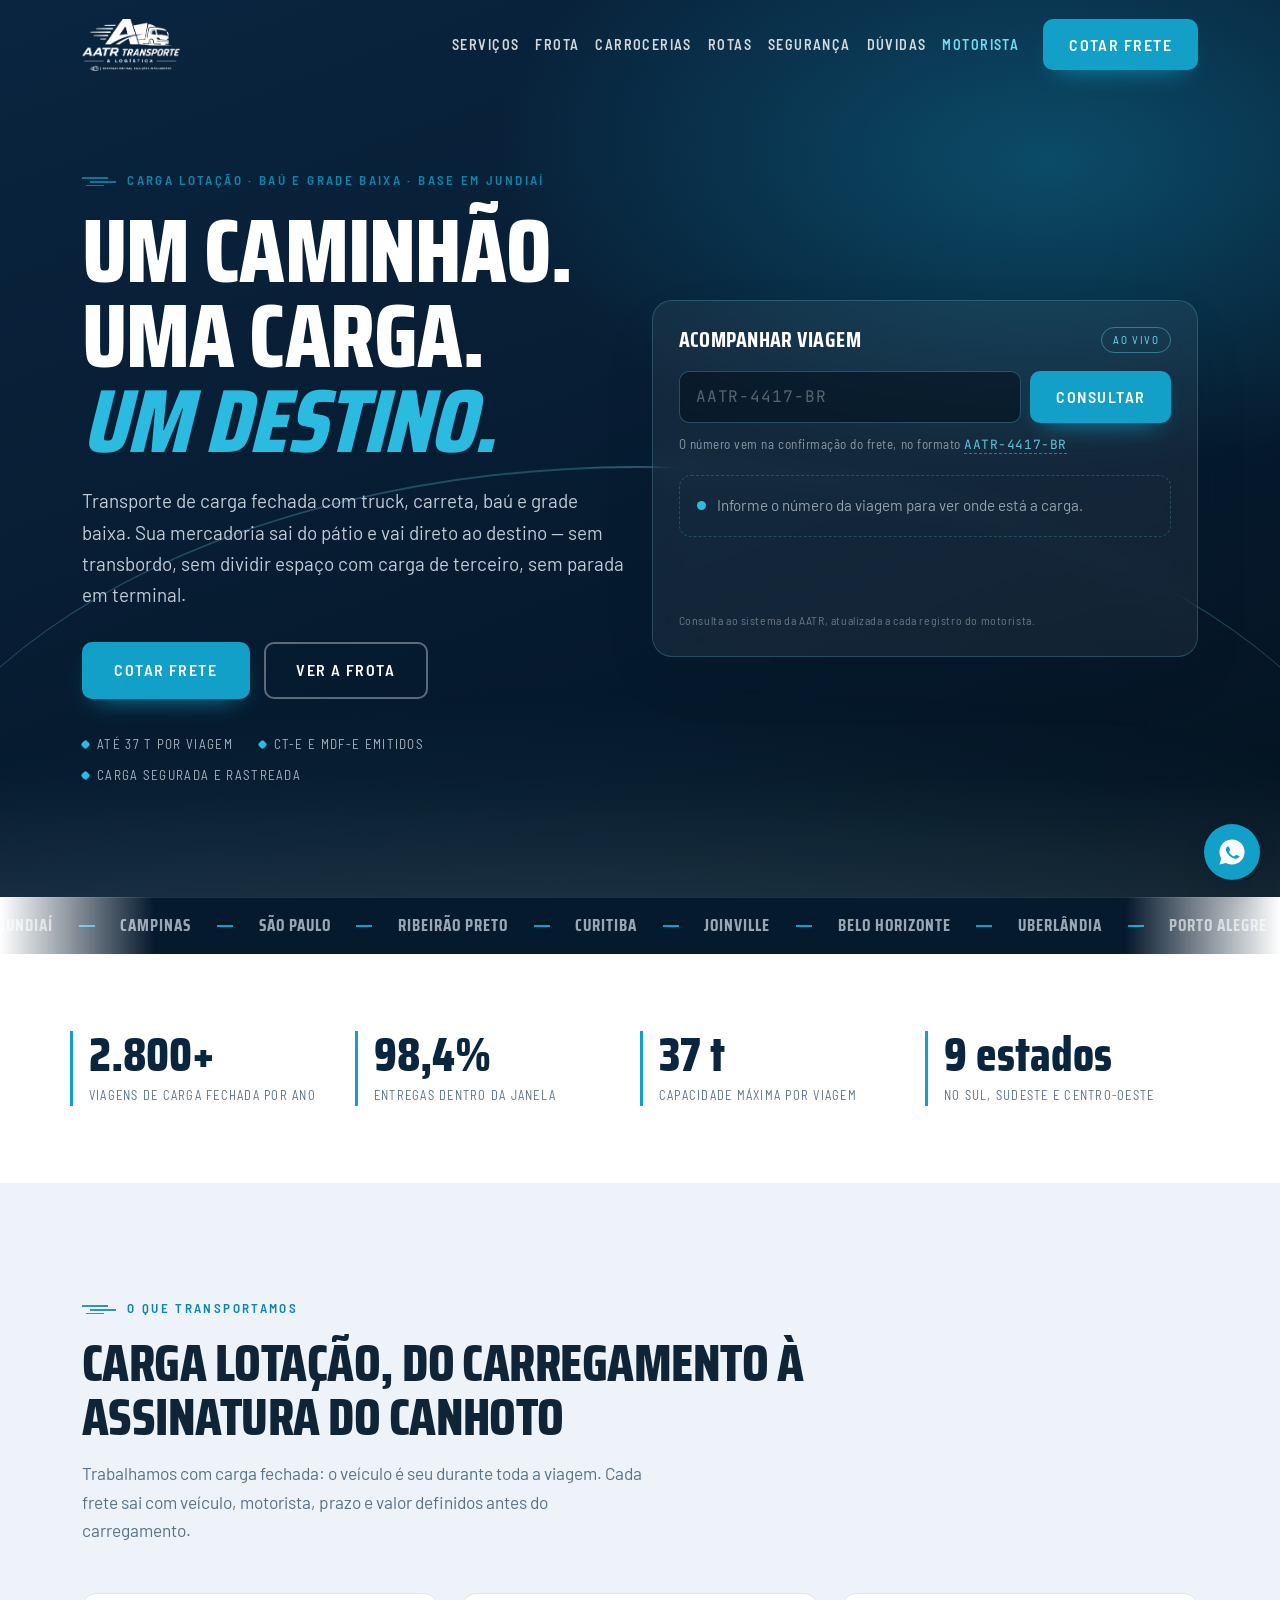
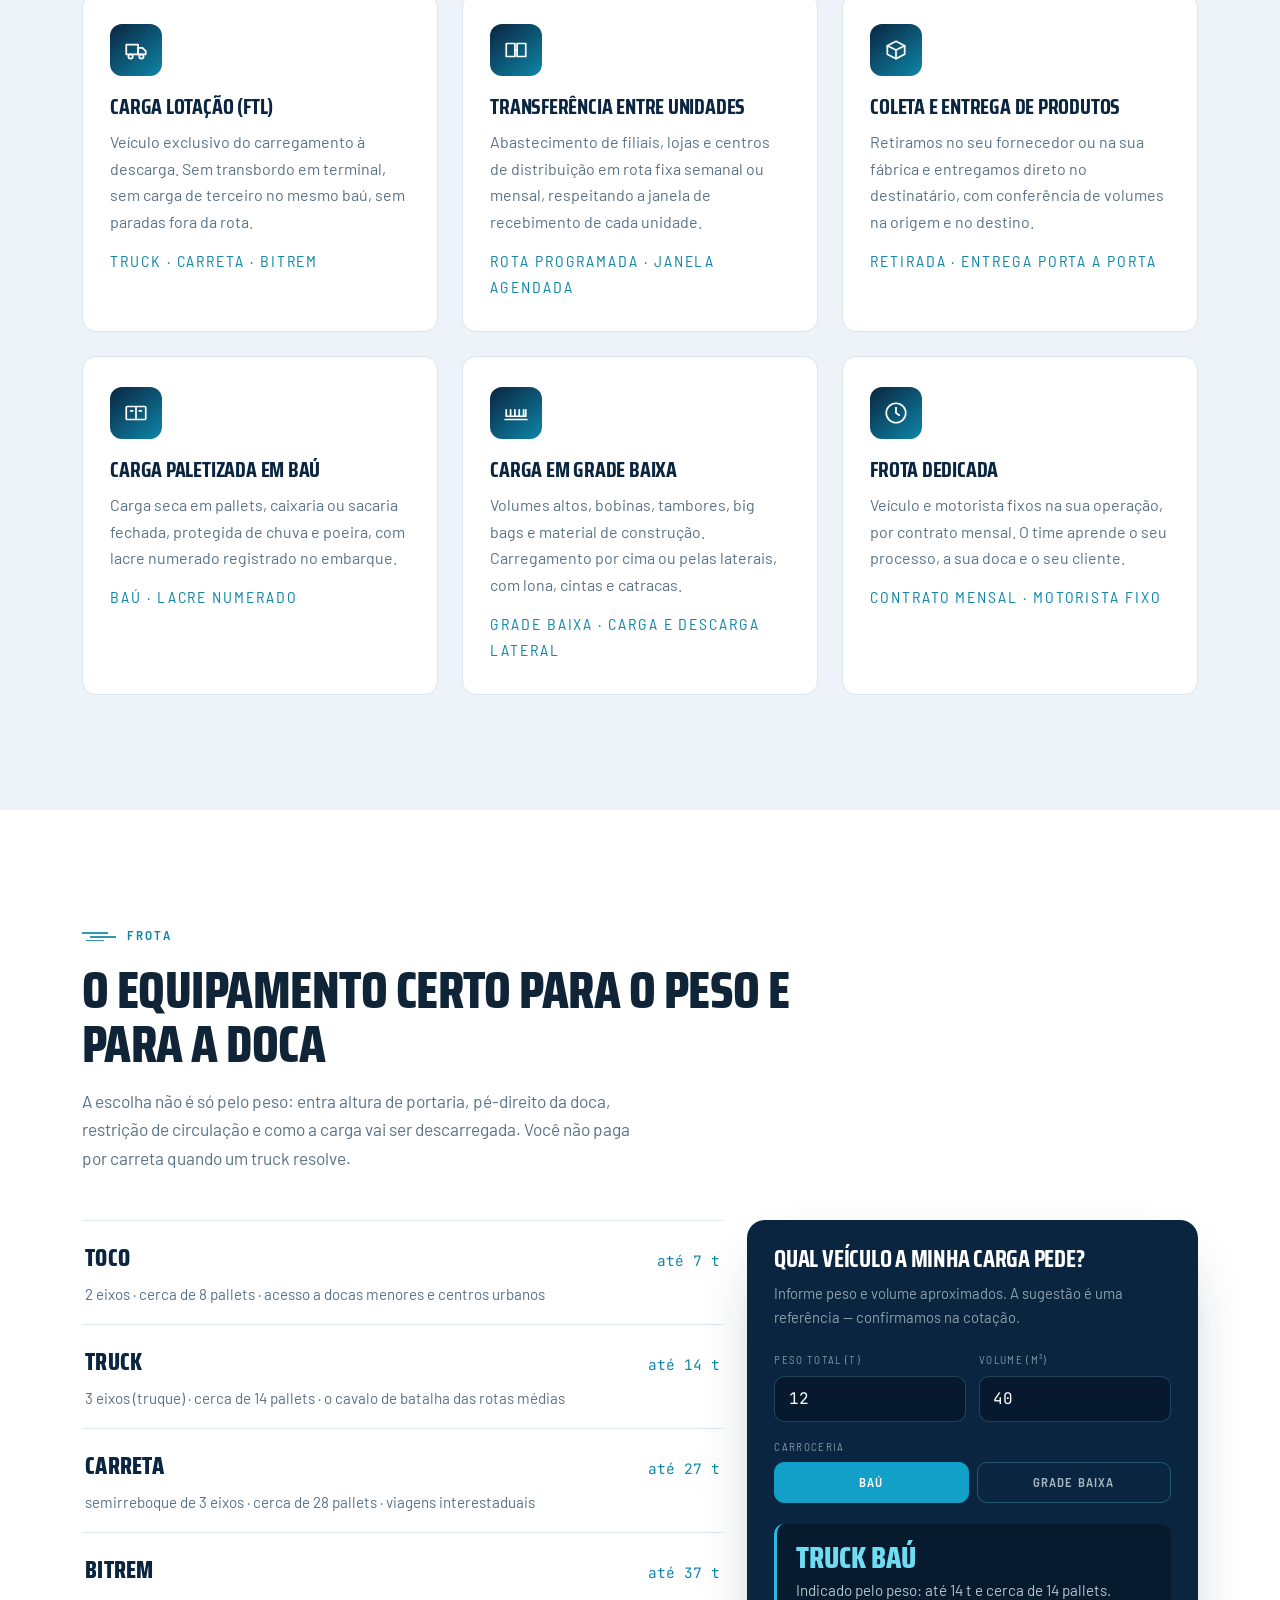
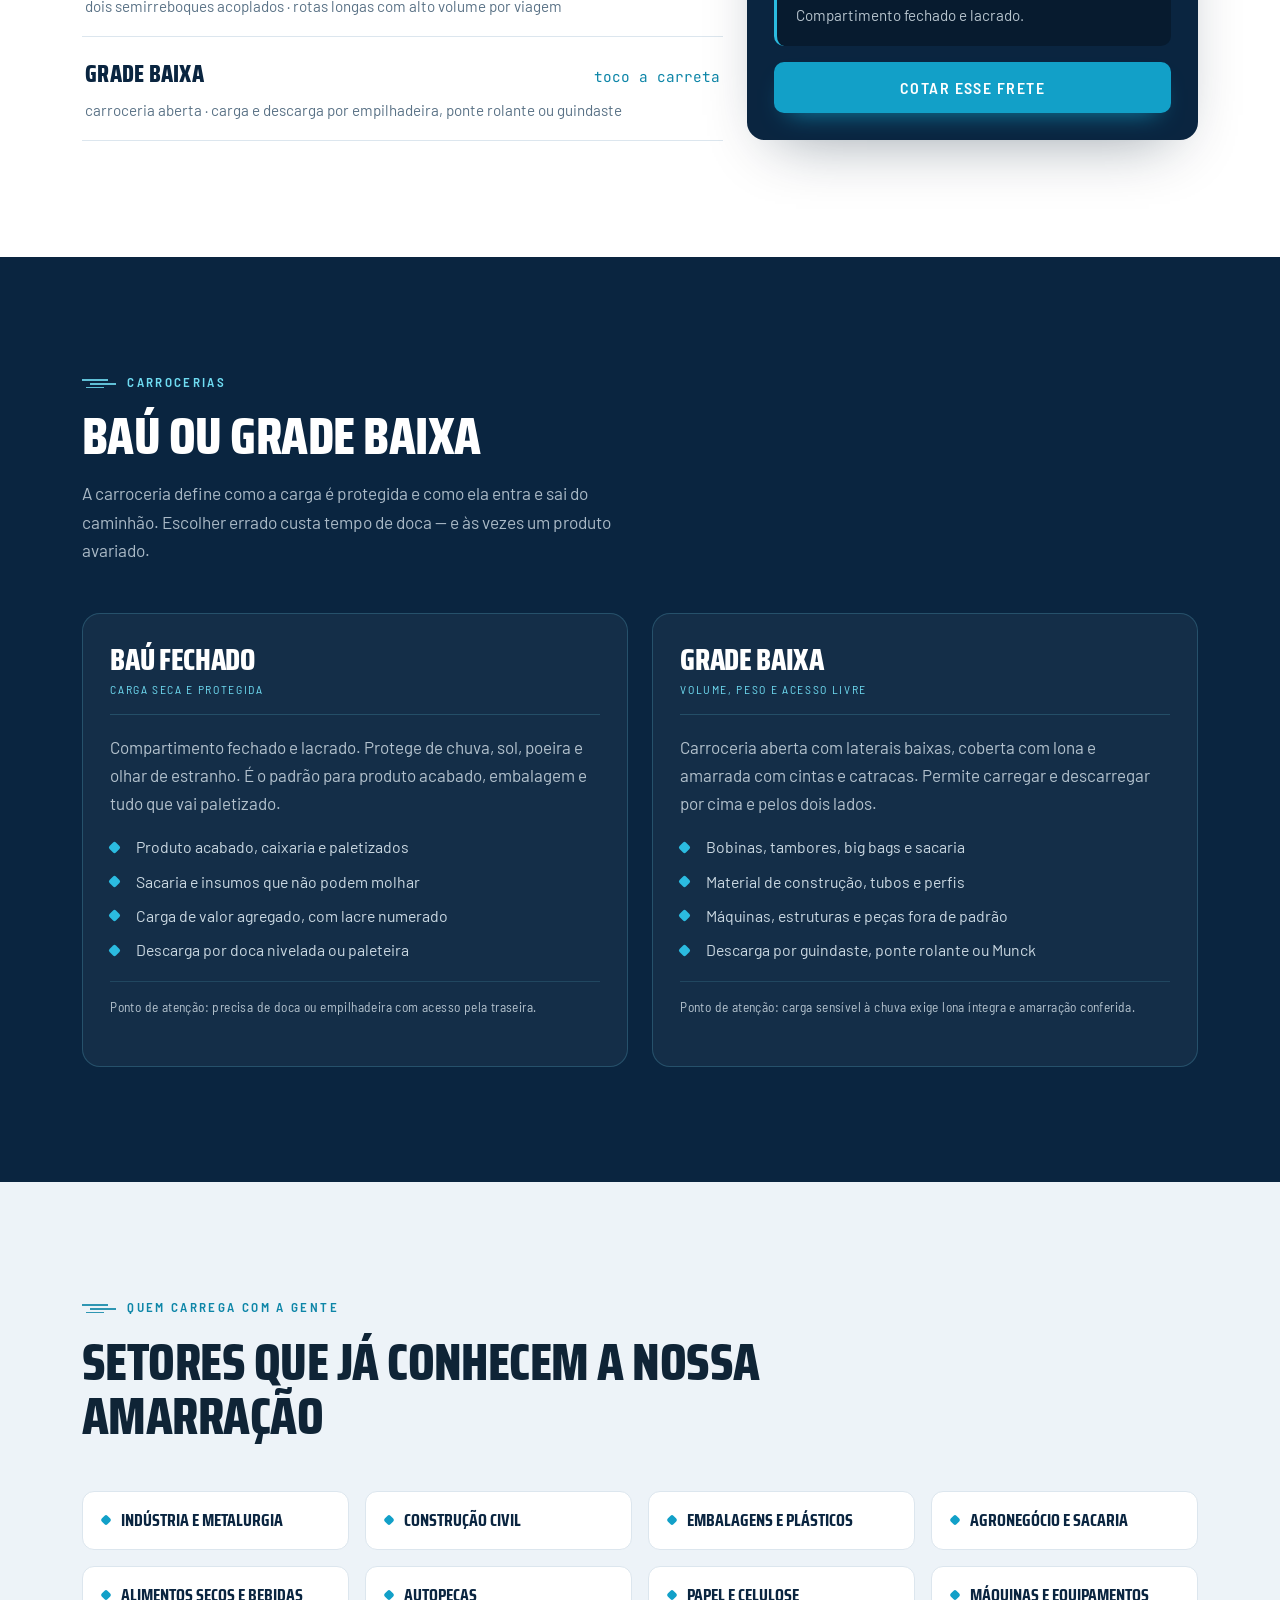
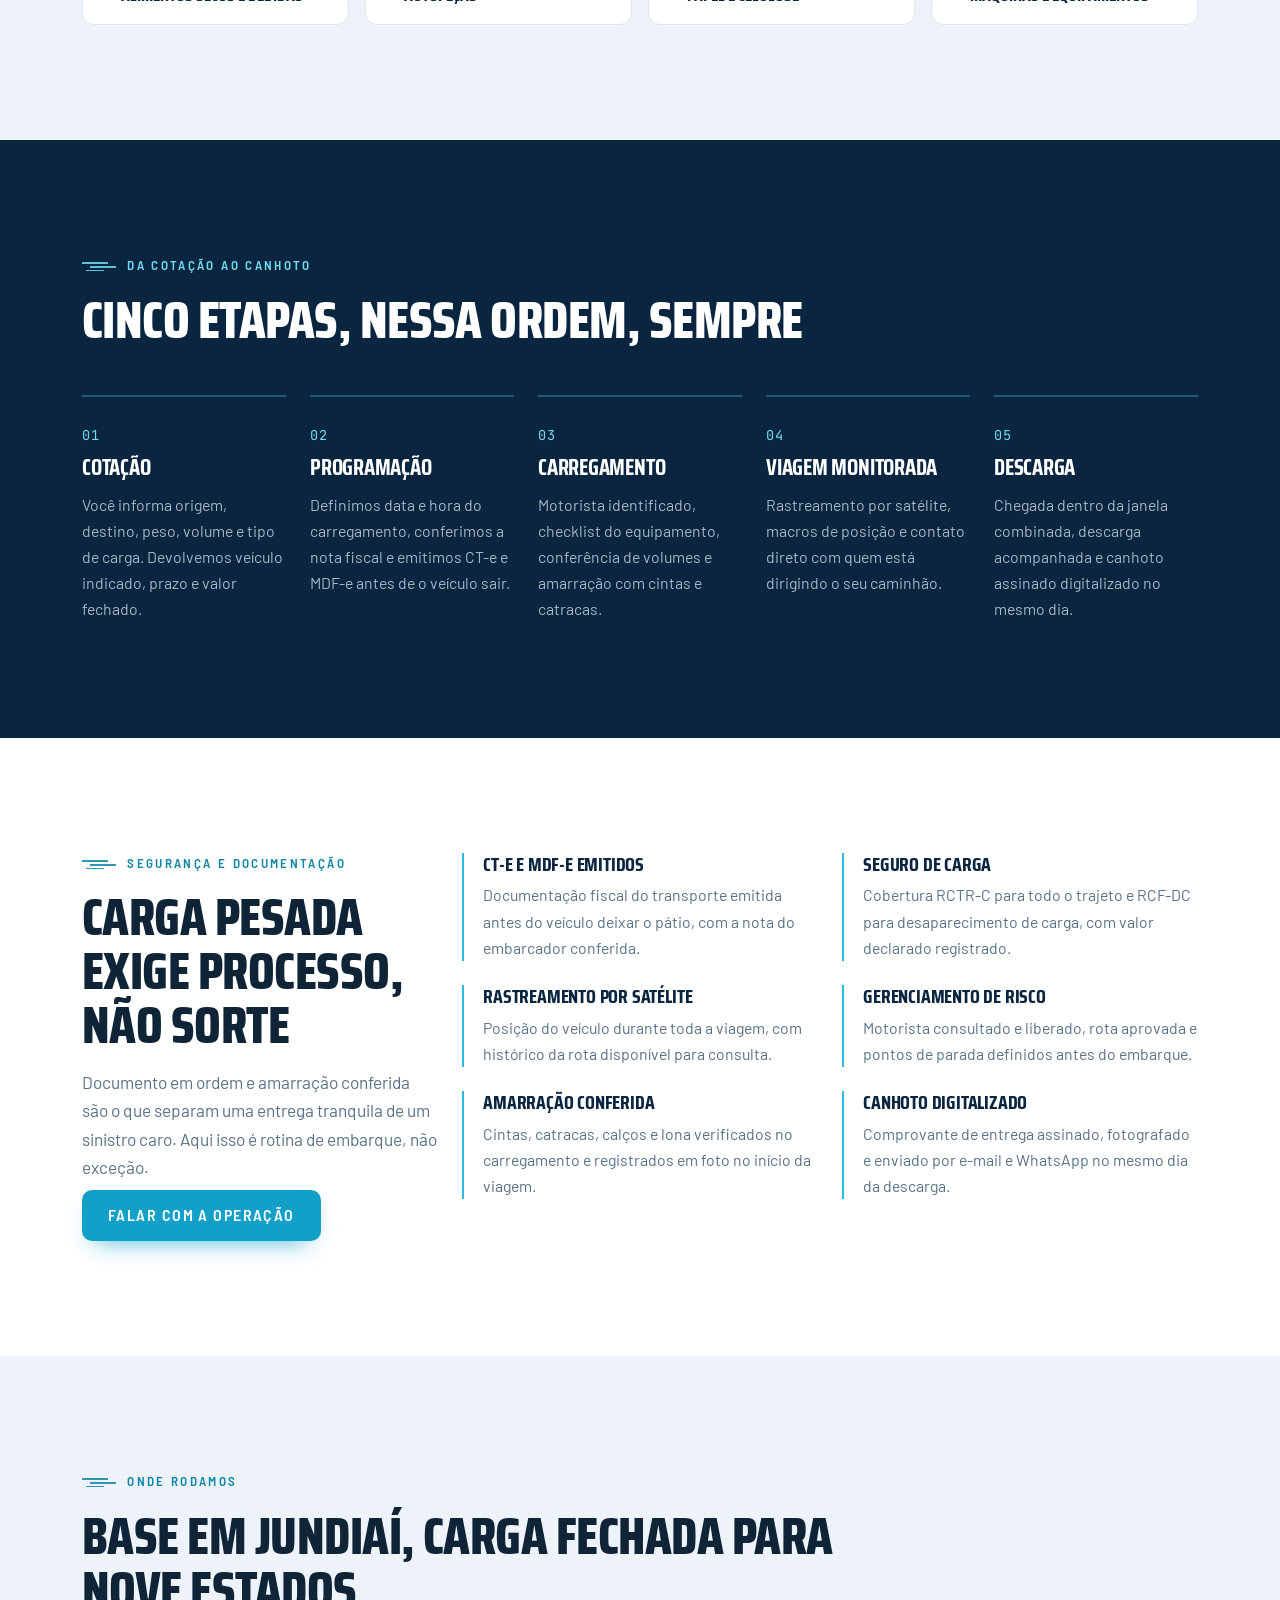
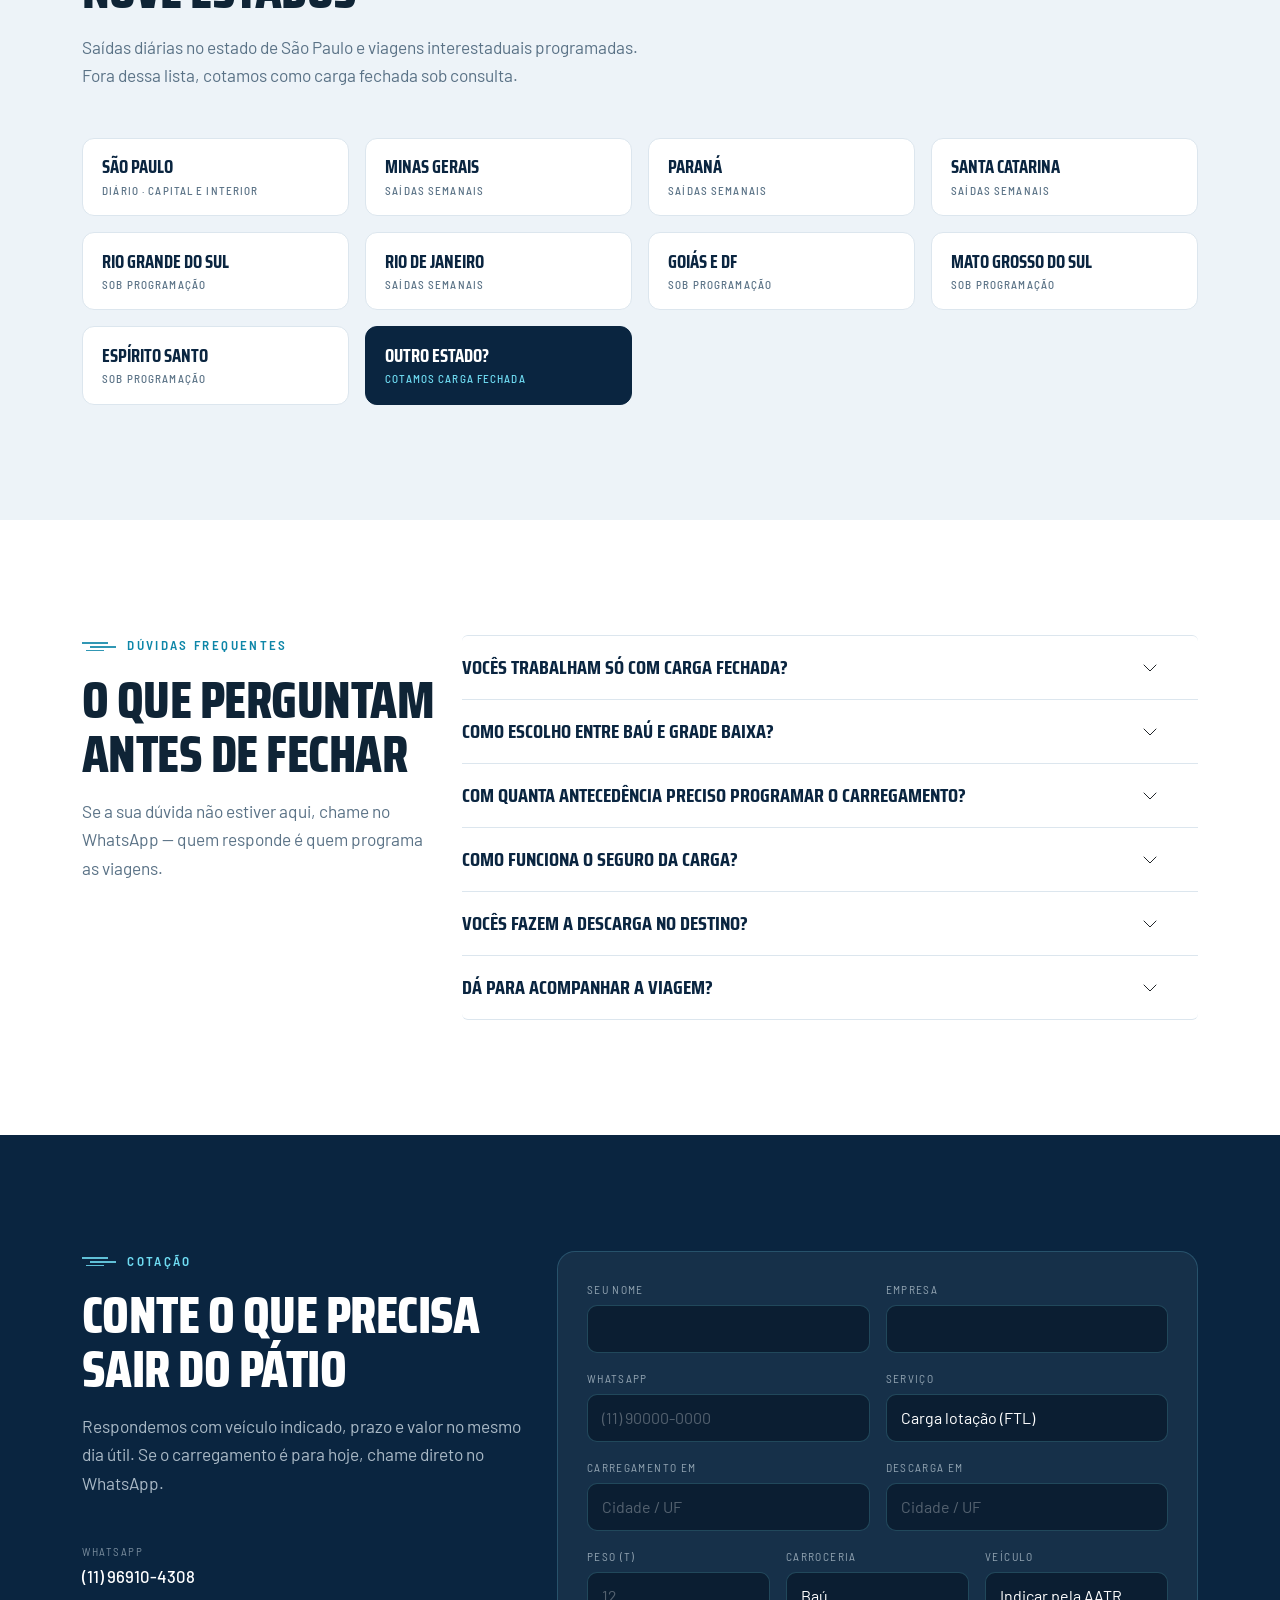
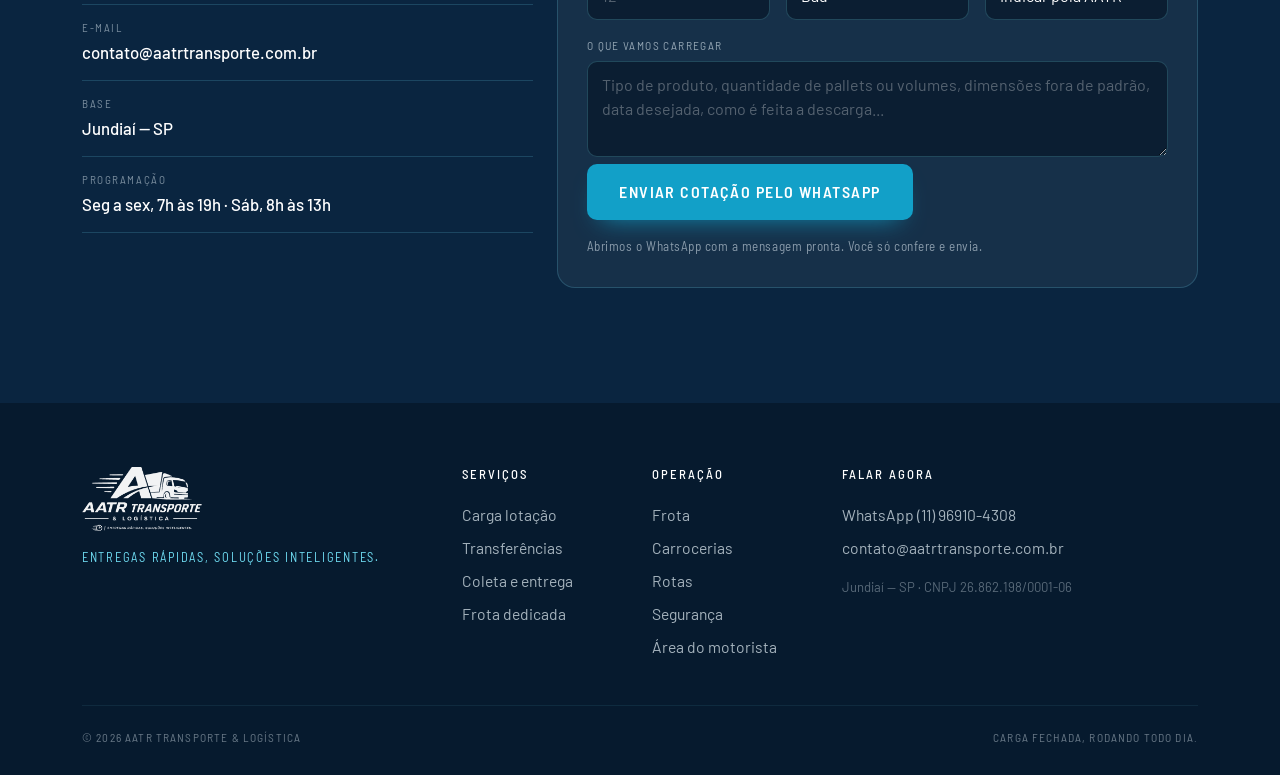
<file: index.html>
<!DOCTYPE html>
<html lang="pt-BR">
<head>
<meta charset="UTF-8">
<meta name="viewport" content="width=device-width, initial-scale=1">
<title>AATR Transporte &amp; Logística — Carga lotação, baú e grade baixa</title>
<meta name="description" content="Transporte rodoviário de carga fechada com truck, carreta, baú e grade baixa. Coletas e entregas em São Paulo e rotas para todo o Sul e Sudeste. Entregas rápidas, soluções inteligentes.">
<meta name="theme-color" content="#0A2540">
<link rel="icon" href="logo-aatr.png">

<link href="https://cdn.jsdelivr.net/npm/bootstrap@5.3.3/dist/css/bootstrap.min.css" rel="stylesheet">
<link rel="preconnect" href="https://fonts.googleapis.com">
<link rel="preconnect" href="https://fonts.gstatic.com" crossorigin>
<link href="https://fonts.googleapis.com/css2?family=Saira+Condensed:wght@600;700;800&family=Barlow:ital,wght@0,400;0,500;0,600;1,500&family=Barlow+Semi+Condensed:wght@500;600&family=JetBrains+Mono:wght@500&display=swap" rel="stylesheet">
<link rel="stylesheet" href="style.css">
</head>
<body>

<a class="skip-link" href="#conteudo">Ir para o conteúdo</a>

<!-- ================= NAV ================= -->
<nav class="navbar navbar-expand-xl fixed-top site-nav" id="siteNav">
  <div class="container">
    <a class="navbar-brand brand" href="#topo">
      <img src="logo-aatr-branco.png" alt="AATR Transporte e Logística" class="brand-img brand-light">
      <img src="logo-aatr.png" alt="" aria-hidden="true" class="brand-img brand-dark">
    </a>
    <button class="navbar-toggler" type="button" data-bs-toggle="collapse" data-bs-target="#menu" aria-controls="menu" aria-expanded="false" aria-label="Abrir menu">
      <span class="bar"></span><span class="bar"></span><span class="bar"></span>
    </button>
    <div class="collapse navbar-collapse" id="menu">
      <ul class="navbar-nav ms-auto align-items-xl-center">
        <li class="nav-item"><a class="nav-link" href="#servicos">Serviços</a></li>
        <li class="nav-item"><a class="nav-link" href="#frota">Frota</a></li>
        <li class="nav-item"><a class="nav-link" href="#carrocerias">Carrocerias</a></li>
        <li class="nav-item"><a class="nav-link" href="#cobertura">Rotas</a></li>
        <li class="nav-item"><a class="nav-link" href="#seguranca">Segurança</a></li>
        <li class="nav-item"><a class="nav-link" href="#faq">Dúvidas</a></li>
        <li class="nav-item"><a class="nav-link nav-driver" href="motorista.php">Motorista</a></li>
        <li class="nav-item ms-xl-3 mt-3 mt-xl-0">
          <a class="btn btn-brand w-100" href="#contato">Cotar frete</a>
        </li>
      </ul>
    </div>
  </div>
</nav>

<main id="conteudo">

<!-- ================= HERO ================= -->
<header class="hero" id="topo">
  <div class="hero-road" aria-hidden="true"></div>
  <div class="speed-field" aria-hidden="true">
    <span style="--t:6%;  --w:180px; --d:0s"></span>
    <span style="--t:18%; --w:120px; --d:1.4s"></span>
    <span style="--t:31%; --w:260px; --d:.6s"></span>
    <span style="--t:47%; --w:90px;  --d:2.1s"></span>
    <span style="--t:63%; --w:200px; --d:1s"></span>
    <span style="--t:78%; --w:140px; --d:2.6s"></span>
    <span style="--t:90%; --w:230px; --d:1.8s"></span>
  </div>

  <div class="container position-relative">
    <div class="row align-items-center gy-5">
      <div class="col-lg-6 hero-copy">
        <p class="eyebrow"><i class="lines" aria-hidden="true"></i> Carga lotação · Baú e grade baixa · Base em Jundiaí</p>
        <h1 class="display-hero">
          Um caminhão.<br>
          Uma carga.<br>
          <em>Um destino.</em>
        </h1>
        <p class="lead-hero">
          Transporte de carga fechada com truck, carreta, baú e grade baixa. Sua mercadoria
          sai do pátio e vai direto ao destino — sem transbordo, sem dividir espaço com
          carga de terceiro, sem parada em terminal.
        </p>
        <div class="hero-cta">
          <a href="#contato" class="btn btn-brand btn-lg">Cotar frete</a>
          <a href="#frota" class="btn btn-ghost btn-lg">Ver a frota</a>
        </div>
        <ul class="hero-marks">
          <li>Até 37 t por viagem</li>
          <li>CT-e e MDF-e emitidos</li>
          <li>Carga segurada e rastreada</li>
        </ul>
      </div>

      <!-- ELEMENTO ASSINATURA: painel de rastreio -->
      <div class="col-lg-6">
        <section class="track-card" aria-labelledby="track-title">
          <div class="track-head">
            <h2 id="track-title">Acompanhar viagem</h2>
            <span class="track-tag">ao vivo</span>
          </div>

          <div class="track-input">
            <label for="codigo" class="visually-hidden">Número do CT-e ou da viagem</label>
            <input type="text" id="codigo" class="form-control" placeholder="AATR-4417-BR" autocomplete="off" spellcheck="false">
            <button class="btn btn-brand" id="btnRastrear" type="button">Consultar</button>
          </div>
          <p class="track-hint">O número vem na confirmação do frete, no formato <span class="code-chip is-exemplo">AATR-4417-BR</span></p>

          <div class="track-result" id="trackResult" aria-live="polite">
            <div class="track-empty" id="trackEmpty">
              <span class="pulse-dot" aria-hidden="true"></span>
              Informe o número da viagem para ver onde está a carga.
            </div>

            <div class="track-body d-none" id="trackBody">
              <div class="track-route">
                <span class="route-from" id="routeFrom">—</span>
                <i class="route-line" aria-hidden="true"><b id="routeTruck">🚛</b></i>
                <span class="route-to" id="routeTo">—</span>
              </div>

              <ol class="steps-track" id="stepsTrack">
                <li data-step="1"><b>Programada</b><span>Veículo e motorista definidos</span></li>
                <li data-step="2"><b>Em rodovia</b><span>Viagem iniciada e monitorada</span></li>
                <li data-step="3"><b>Chegando ao destino</b><span>Trecho final do trajeto</span></li>
                <li data-step="4"><b>Entregue</b><span>Chegada registrada pelo motorista</span></li>
              </ol>

              <div class="track-meta">
                <div><span>Veículo</span><b id="metaVeic">—</b></div>
                <div><span>Distância</span><b id="metaPeso">—</b></div>
                <div><span>Previsão</span><b id="metaPrev">—</b></div>
              </div>

              <a class="track-full" id="trackLink" href="rastreio.php" target="_blank" rel="noopener">
                Ver a linha do tempo completa
              </a>
            </div>
          </div>
          <p class="track-note">Consulta ao sistema da AATR, atualizada a cada registro do motorista.</p>
        </section>
      </div>
    </div>
  </div>
</header>

<!-- ================= MARQUEE ROTAS ================= -->
<div class="cities" aria-label="Praças atendidas">
  <div class="cities-track">
    <span>Jundiaí</span><i></i><span>Campinas</span><i></i><span>São Paulo</span><i></i><span>Ribeirão Preto</span><i></i><span>Curitiba</span><i></i><span>Joinville</span><i></i><span>Belo Horizonte</span><i></i><span>Uberlândia</span><i></i><span>Porto Alegre</span><i></i><span>Rio de Janeiro</span><i></i><span>Goiânia</span><i></i><span>Bauru</span><i></i>
    <span>Jundiaí</span><i></i><span>Campinas</span><i></i><span>São Paulo</span><i></i><span>Ribeirão Preto</span><i></i><span>Curitiba</span><i></i><span>Joinville</span><i></i><span>Belo Horizonte</span><i></i><span>Uberlândia</span><i></i><span>Porto Alegre</span><i></i><span>Rio de Janeiro</span><i></i><span>Goiânia</span><i></i><span>Bauru</span><i></i>
  </div>
</div>

<!-- ================= NÚMEROS ================= -->
<section class="sec sec-tight">
  <div class="container">
    <div class="row g-4 stats reveal">
      <div class="col-6 col-lg-3">
        <b class="num" data-to="2800" data-suffix="+">0</b>
        <span>viagens de carga fechada por ano</span>
      </div>
      <div class="col-6 col-lg-3">
        <b class="num" data-to="98.4" data-decimals="1" data-suffix="%">0</b>
        <span>entregas dentro da janela</span>
      </div>
      <div class="col-6 col-lg-3">
        <b class="num" data-to="37" data-suffix=" t">0</b>
        <span>capacidade máxima por viagem</span>
      </div>
      <div class="col-6 col-lg-3">
        <b class="num" data-to="9" data-suffix=" estados">0</b>
        <span>no Sul, Sudeste e Centro-Oeste</span>
      </div>
    </div>
  </div>
</section>

<!-- ================= SERVIÇOS ================= -->
<section class="sec sec-alt" id="servicos">
  <div class="container">
    <div class="sec-head reveal">
      <p class="eyebrow"><i class="lines" aria-hidden="true"></i> O que transportamos</p>
      <h2 class="display-sec">Carga lotação, do carregamento à assinatura do canhoto</h2>
      <p class="sec-sub">Trabalhamos com carga fechada: o veículo é seu durante toda a viagem. Cada frete sai com veículo, motorista, prazo e valor definidos antes do carregamento.</p>
    </div>

    <div class="row g-4">
      <div class="col-md-6 col-lg-4 reveal">
        <article class="svc">
          <span class="svc-ico" aria-hidden="true">
            <svg viewBox="0 0 24 24"><path d="M3 7h11v9H3z"/><path d="M14 10h4l3 3v3h-7z"/><circle cx="7" cy="18" r="2"/><circle cx="17" cy="18" r="2"/></svg>
          </span>
          <h3>Carga lotação (FTL)</h3>
          <p>Veículo exclusivo do carregamento à descarga. Sem transbordo em terminal, sem carga de terceiro no mesmo baú, sem paradas fora da rota.</p>
          <p class="svc-tag">Truck · Carreta · Bitrem</p>
        </article>
      </div>
      <div class="col-md-6 col-lg-4 reveal">
        <article class="svc">
          <span class="svc-ico" aria-hidden="true">
            <svg viewBox="0 0 24 24"><path d="M3 6h8v12H3z"/><path d="M13 6h8v12h-8z"/><path d="M11 12h2"/></svg>
          </span>
          <h3>Transferência entre unidades</h3>
          <p>Abastecimento de filiais, lojas e centros de distribuição em rota fixa semanal ou mensal, respeitando a janela de recebimento de cada unidade.</p>
          <p class="svc-tag">Rota programada · Janela agendada</p>
        </article>
      </div>
      <div class="col-md-6 col-lg-4 reveal">
        <article class="svc">
          <span class="svc-ico" aria-hidden="true">
            <svg viewBox="0 0 24 24"><path d="M4 8 12 4l8 4v8l-8 4-8-4z"/><path d="M4 8l8 4 8-4M12 12v8"/></svg>
          </span>
          <h3>Coleta e entrega de produtos</h3>
          <p>Retiramos no seu fornecedor ou na sua fábrica e entregamos direto no destinatário, com conferência de volumes na origem e no destino.</p>
          <p class="svc-tag">Retirada · Entrega porta a porta</p>
        </article>
      </div>
      <div class="col-md-6 col-lg-4 reveal">
        <article class="svc">
          <span class="svc-ico" aria-hidden="true">
            <svg viewBox="0 0 24 24"><rect x="3" y="6" width="18" height="12" rx="1"/><path d="M12 6v12M7 10h2M15 10h2"/></svg>
          </span>
          <h3>Carga paletizada em baú</h3>
          <p>Carga seca em pallets, caixaria ou sacaria fechada, protegida de chuva e poeira, com lacre numerado registrado no embarque.</p>
          <p class="svc-tag">Baú · Lacre numerado</p>
        </article>
      </div>
      <div class="col-md-6 col-lg-4 reveal">
        <article class="svc">
          <span class="svc-ico" aria-hidden="true">
            <svg viewBox="0 0 24 24"><path d="M3 15h18M3 15V9M21 15V9M7 15V9M11 15V9M15 15V9M19 15V9M2 18h20"/></svg>
          </span>
          <h3>Carga em grade baixa</h3>
          <p>Volumes altos, bobinas, tambores, big bags e material de construção. Carregamento por cima ou pelas laterais, com lona, cintas e catracas.</p>
          <p class="svc-tag">Grade baixa · Carga e descarga lateral</p>
        </article>
      </div>
      <div class="col-md-6 col-lg-4 reveal">
        <article class="svc">
          <span class="svc-ico" aria-hidden="true">
            <svg viewBox="0 0 24 24"><circle cx="12" cy="12" r="9"/><path d="M12 7v5l3 2"/></svg>
          </span>
          <h3>Frota dedicada</h3>
          <p>Veículo e motorista fixos na sua operação, por contrato mensal. O time aprende o seu processo, a sua doca e o seu cliente.</p>
          <p class="svc-tag">Contrato mensal · Motorista fixo</p>
        </article>
      </div>
    </div>
  </div>
</section>

<!-- ================= FROTA ================= -->
<section class="sec" id="frota">
  <div class="container">
    <div class="sec-head reveal">
      <p class="eyebrow"><i class="lines" aria-hidden="true"></i> Frota</p>
      <h2 class="display-sec">O equipamento certo para o peso e para a doca</h2>
      <p class="sec-sub">A escolha não é só pelo peso: entra altura de portaria, pé-direito da doca, restrição de circulação e como a carga vai ser descarregada. Você não paga por carreta quando um truck resolve.</p>
    </div>

    <div class="row gy-5">
      <div class="col-lg-7">
        <div class="fleet reveal">
          <div class="fleet-row">
            <b>Toco</b><span>até 7 t</span>
            <small>2 eixos · cerca de 8 pallets · acesso a docas menores e centros urbanos</small>
          </div>
          <div class="fleet-row">
            <b>Truck</b><span>até 14 t</span>
            <small>3 eixos (truque) · cerca de 14 pallets · o cavalo de batalha das rotas médias</small>
          </div>
          <div class="fleet-row">
            <b>Carreta</b><span>até 27 t</span>
            <small>semirreboque de 3 eixos · cerca de 28 pallets · viagens interestaduais</small>
          </div>
          <div class="fleet-row">
            <b>Bitrem</b><span>até 37 t</span>
            <small>dois semirreboques acoplados · rotas longas com alto volume por viagem</small>
          </div>
          <div class="fleet-row">
            <b>Grade baixa</b><span>toco a carreta</span>
            <small>carroceria aberta · carga e descarga por empilhadeira, ponte rolante ou guindaste</small>
          </div>
        </div>
      </div>

      <!-- Dimensionador -->
      <div class="col-lg-5">
        <aside class="sizer reveal" aria-labelledby="sizer-title">
          <h3 id="sizer-title">Qual veículo a minha carga pede?</h3>
          <p class="sizer-sub">Informe peso e volume aproximados. A sugestão é uma referência — confirmamos na cotação.</p>

          <div class="sizer-fields">
            <div>
              <label for="szPeso">Peso total (t)</label>
              <input type="number" id="szPeso" class="form-control" min="0" step="0.5" value="12">
            </div>
            <div>
              <label for="szVol">Volume (m³)</label>
              <input type="number" id="szVol" class="form-control" min="0" step="1" value="40">
            </div>
          </div>

          <div class="sizer-body">
            <span class="sizer-lbl">Carroceria</span>
            <div class="sizer-toggle" role="group" aria-label="Tipo de carroceria">
              <button type="button" class="on" data-body="bau">Baú</button>
              <button type="button" data-body="grade">Grade baixa</button>
            </div>
          </div>

          <div class="sizer-out" id="sizerOut" aria-live="polite">
            <b id="sizerVeic">Truck</b>
            <span id="sizerTxt">Cabe com folga: 14 t e cerca de 50 m³.</span>
          </div>

          <a href="#contato" class="btn btn-brand w-100 mt-3" id="sizerCta">Cotar esse frete</a>
        </aside>
      </div>
    </div>
  </div>
</section>

<!-- ================= CARROCERIAS ================= -->
<section class="sec dark" id="carrocerias">
  <div class="container">
    <div class="sec-head reveal">
      <p class="eyebrow light"><i class="lines" aria-hidden="true"></i> Carrocerias</p>
      <h2 class="display-sec">Baú ou grade baixa</h2>
      <p class="sec-sub light">A carroceria define como a carga é protegida e como ela entra e sai do caminhão. Escolher errado custa tempo de doca — e às vezes um produto avariado.</p>
    </div>

    <div class="row g-4">
      <div class="col-lg-6 reveal">
        <article class="bodytype">
          <header>
            <h3>Baú fechado</h3>
            <span>Carga seca e protegida</span>
          </header>
          <p>Compartimento fechado e lacrado. Protege de chuva, sol, poeira e olhar de estranho. É o padrão para produto acabado, embalagem e tudo que vai paletizado.</p>
          <ul class="ticks">
            <li>Produto acabado, caixaria e paletizados</li>
            <li>Sacaria e insumos que não podem molhar</li>
            <li>Carga de valor agregado, com lacre numerado</li>
            <li>Descarga por doca nivelada ou paleteira</li>
          </ul>
          <p class="bodytype-note">Ponto de atenção: precisa de doca ou empilhadeira com acesso pela traseira.</p>
        </article>
      </div>
      <div class="col-lg-6 reveal">
        <article class="bodytype">
          <header>
            <h3>Grade baixa</h3>
            <span>Volume, peso e acesso livre</span>
          </header>
          <p>Carroceria aberta com laterais baixas, coberta com lona e amarrada com cintas e catracas. Permite carregar e descarregar por cima e pelos dois lados.</p>
          <ul class="ticks">
            <li>Bobinas, tambores, big bags e sacaria</li>
            <li>Material de construção, tubos e perfis</li>
            <li>Máquinas, estruturas e peças fora de padrão</li>
            <li>Descarga por guindaste, ponte rolante ou Munck</li>
          </ul>
          <p class="bodytype-note">Ponto de atenção: carga sensível à chuva exige lona íntegra e amarração conferida.</p>
        </article>
      </div>
    </div>
  </div>
</section>

<!-- ================= SEGMENTOS ================= -->
<section class="sec sec-alt">
  <div class="container">
    <div class="sec-head reveal">
      <p class="eyebrow"><i class="lines" aria-hidden="true"></i> Quem carrega com a gente</p>
      <h2 class="display-sec">Setores que já conhecem a nossa amarração</h2>
    </div>
    <div class="row g-3">
      <div class="col-6 col-md-4 col-lg-3 reveal"><div class="seg">Indústria e metalurgia</div></div>
      <div class="col-6 col-md-4 col-lg-3 reveal"><div class="seg">Construção civil</div></div>
      <div class="col-6 col-md-4 col-lg-3 reveal"><div class="seg">Embalagens e plásticos</div></div>
      <div class="col-6 col-md-4 col-lg-3 reveal"><div class="seg">Agronegócio e sacaria</div></div>
      <div class="col-6 col-md-4 col-lg-3 reveal"><div class="seg">Alimentos secos e bebidas</div></div>
      <div class="col-6 col-md-4 col-lg-3 reveal"><div class="seg">Autopeças</div></div>
      <div class="col-6 col-md-4 col-lg-3 reveal"><div class="seg">Papel e celulose</div></div>
      <div class="col-6 col-md-4 col-lg-3 reveal"><div class="seg">Máquinas e equipamentos</div></div>
    </div>
  </div>
</section>

<!-- ================= COMO FUNCIONA ================= -->
<section class="sec dark" id="como-funciona">
  <div class="container">
    <div class="sec-head reveal">
      <p class="eyebrow light"><i class="lines" aria-hidden="true"></i> Da cotação ao canhoto</p>
      <h2 class="display-sec">Cinco etapas, nessa ordem, sempre</h2>
    </div>
    <div class="row g-4 flow">
      <div class="col-md-6 col-lg reveal">
        <div class="flow-item">
          <span class="flow-n">01</span>
          <h3>Cotação</h3>
          <p>Você informa origem, destino, peso, volume e tipo de carga. Devolvemos veículo indicado, prazo e valor fechado.</p>
        </div>
      </div>
      <div class="col-md-6 col-lg reveal">
        <div class="flow-item">
          <span class="flow-n">02</span>
          <h3>Programação</h3>
          <p>Definimos data e hora do carregamento, conferimos a nota fiscal e emitimos CT-e e MDF-e antes de o veículo sair.</p>
        </div>
      </div>
      <div class="col-md-6 col-lg reveal">
        <div class="flow-item">
          <span class="flow-n">03</span>
          <h3>Carregamento</h3>
          <p>Motorista identificado, checklist do equipamento, conferência de volumes e amarração com cintas e catracas.</p>
        </div>
      </div>
      <div class="col-md-6 col-lg reveal">
        <div class="flow-item">
          <span class="flow-n">04</span>
          <h3>Viagem monitorada</h3>
          <p>Rastreamento por satélite, macros de posição e contato direto com quem está dirigindo o seu caminhão.</p>
        </div>
      </div>
      <div class="col-md-6 col-lg reveal">
        <div class="flow-item">
          <span class="flow-n">05</span>
          <h3>Descarga</h3>
          <p>Chegada dentro da janela combinada, descarga acompanhada e canhoto assinado digitalizado no mesmo dia.</p>
        </div>
      </div>
    </div>
  </div>
</section>

<!-- ================= SEGURANÇA ================= -->
<section class="sec" id="seguranca">
  <div class="container">
    <div class="row gy-5 align-items-start">
      <div class="col-lg-4 reveal">
        <p class="eyebrow"><i class="lines" aria-hidden="true"></i> Segurança e documentação</p>
        <h2 class="display-sec">Carga pesada exige processo, não sorte</h2>
        <p class="sec-sub">Documento em ordem e amarração conferida são o que separam uma entrega tranquila de um sinistro caro. Aqui isso é rotina de embarque, não exceção.</p>
        <a href="#contato" class="btn btn-brand mt-2">Falar com a operação</a>
      </div>
      <div class="col-lg-8">
        <div class="row g-4">
          <div class="col-md-6 reveal"><div class="promise"><h3>CT-e e MDF-e emitidos</h3><p>Documentação fiscal do transporte emitida antes do veículo deixar o pátio, com a nota do embarcador conferida.</p></div></div>
          <div class="col-md-6 reveal"><div class="promise"><h3>Seguro de carga</h3><p>Cobertura RCTR-C para todo o trajeto e RCF-DC para desaparecimento de carga, com valor declarado registrado.</p></div></div>
          <div class="col-md-6 reveal"><div class="promise"><h3>Rastreamento por satélite</h3><p>Posição do veículo durante toda a viagem, com histórico da rota disponível para consulta.</p></div></div>
          <div class="col-md-6 reveal"><div class="promise"><h3>Gerenciamento de risco</h3><p>Motorista consultado e liberado, rota aprovada e pontos de parada definidos antes do embarque.</p></div></div>
          <div class="col-md-6 reveal"><div class="promise"><h3>Amarração conferida</h3><p>Cintas, catracas, calços e lona verificados no carregamento e registrados em foto no início da viagem.</p></div></div>
          <div class="col-md-6 reveal"><div class="promise"><h3>Canhoto digitalizado</h3><p>Comprovante de entrega assinado, fotografado e enviado por e-mail e WhatsApp no mesmo dia da descarga.</p></div></div>
        </div>
      </div>
    </div>
  </div>
</section>

<!-- ================= ROTAS ================= -->
<section class="sec sec-alt" id="cobertura">
  <div class="container">
    <div class="sec-head reveal">
      <p class="eyebrow"><i class="lines" aria-hidden="true"></i> Onde rodamos</p>
      <h2 class="display-sec">Base em Jundiaí, carga fechada para nove estados</h2>
      <p class="sec-sub">Saídas diárias no estado de São Paulo e viagens interestaduais programadas. Fora dessa lista, cotamos como carga fechada sob consulta.</p>
    </div>
    <div class="row g-3 coverage">
      <div class="col-6 col-md-4 col-lg-3 reveal"><div class="cov">São Paulo<small>Diário · capital e interior</small></div></div>
      <div class="col-6 col-md-4 col-lg-3 reveal"><div class="cov">Minas Gerais<small>Saídas semanais</small></div></div>
      <div class="col-6 col-md-4 col-lg-3 reveal"><div class="cov">Paraná<small>Saídas semanais</small></div></div>
      <div class="col-6 col-md-4 col-lg-3 reveal"><div class="cov">Santa Catarina<small>Saídas semanais</small></div></div>
      <div class="col-6 col-md-4 col-lg-3 reveal"><div class="cov">Rio Grande do Sul<small>Sob programação</small></div></div>
      <div class="col-6 col-md-4 col-lg-3 reveal"><div class="cov">Rio de Janeiro<small>Saídas semanais</small></div></div>
      <div class="col-6 col-md-4 col-lg-3 reveal"><div class="cov">Goiás e DF<small>Sob programação</small></div></div>
      <div class="col-6 col-md-4 col-lg-3 reveal"><div class="cov">Mato Grosso do Sul<small>Sob programação</small></div></div>
      <div class="col-6 col-md-4 col-lg-3 reveal"><div class="cov">Espírito Santo<small>Sob programação</small></div></div>
      <div class="col-6 col-md-4 col-lg-3 reveal"><div class="cov cov-cta">Outro estado?<small>Cotamos carga fechada</small></div></div>
    </div>
  </div>
</section>

<!-- ================= FAQ ================= -->
<section class="sec" id="faq">
  <div class="container">
    <div class="row gy-5">
      <div class="col-lg-4 reveal">
        <p class="eyebrow"><i class="lines" aria-hidden="true"></i> Dúvidas frequentes</p>
        <h2 class="display-sec">O que perguntam antes de fechar</h2>
        <p class="sec-sub">Se a sua dúvida não estiver aqui, chame no WhatsApp — quem responde é quem programa as viagens.</p>
      </div>
      <div class="col-lg-8 reveal">
        <div class="accordion faq" id="faqAcc">

          <div class="accordion-item">
            <h3 class="accordion-header">
              <button class="accordion-button collapsed" type="button" data-bs-toggle="collapse" data-bs-target="#q1">Vocês trabalham só com carga fechada?</button>
            </h3>
            <div id="q1" class="accordion-collapse collapse" data-bs-parent="#faqAcc">
              <div class="accordion-body">A operação é focada em lotação: o veículo vai exclusivo para a sua carga. Cargas parciais entram quando conseguimos completar a viagem com um segundo embarque na mesma rota — nesse caso avisamos antes de fechar o preço.</div>
            </div>
          </div>

          <div class="accordion-item">
            <h3 class="accordion-header">
              <button class="accordion-button collapsed" type="button" data-bs-toggle="collapse" data-bs-target="#q2">Como escolho entre baú e grade baixa?</button>
            </h3>
            <div id="q2" class="accordion-collapse collapse" data-bs-parent="#faqAcc">
              <div class="accordion-body">Baú para carga que precisa ficar protegida e sai por doca ou paleteira. Grade baixa para volume alto, peça fora de padrão ou quando a descarga é feita por cima, com guindaste ou ponte rolante. Na dúvida, descreva a carga na cotação que indicamos o equipamento.</div>
            </div>
          </div>

          <div class="accordion-item">
            <h3 class="accordion-header">
              <button class="accordion-button collapsed" type="button" data-bs-toggle="collapse" data-bs-target="#q3">Com quanta antecedência preciso programar o carregamento?</button>
            </h3>
            <div id="q3" class="accordion-collapse collapse" data-bs-parent="#faqAcc">
              <div class="accordion-body">Dentro de São Paulo conseguimos carregar no mesmo dia ou no dia seguinte, conforme a disponibilidade da frota. Para viagens interestaduais e bitrem, o ideal é programar com 48 horas.</div>
            </div>
          </div>

          <div class="accordion-item">
            <h3 class="accordion-header">
              <button class="accordion-button collapsed" type="button" data-bs-toggle="collapse" data-bs-target="#q4">Como funciona o seguro da carga?</button>
            </h3>
            <div id="q4" class="accordion-collapse collapse" data-bs-parent="#faqAcc">
              <div class="accordion-body">Toda viagem sai com apólice de responsabilidade civil do transportador, e o valor declarado da mercadoria é registrado na emissão do CT-e. Para cargas de alto valor, alinhamos as exigências do gerenciamento de risco antes do embarque.</div>
            </div>
          </div>

          <div class="accordion-item">
            <h3 class="accordion-header">
              <button class="accordion-button collapsed" type="button" data-bs-toggle="collapse" data-bs-target="#q5">Vocês fazem a descarga no destino?</button>
            </h3>
            <div id="q5" class="accordion-collapse collapse" data-bs-parent="#faqAcc">
              <div class="accordion-body">O motorista acompanha e confere a descarga, mas o equipamento e a mão de obra são normalmente do destinatário. Se precisar de ajudante ou de Munck, informe na cotação para incluirmos no valor.</div>
            </div>
          </div>

          <div class="accordion-item">
            <h3 class="accordion-header">
              <button class="accordion-button collapsed" type="button" data-bs-toggle="collapse" data-bs-target="#q6">Dá para acompanhar a viagem?</button>
            </h3>
            <div id="q6" class="accordion-collapse collapse" data-bs-parent="#faqAcc">
              <div class="accordion-body">Sim. O veículo é rastreado por satélite e enviamos as atualizações de posição pelo canal que você preferir. O contato do motorista também fica disponível durante toda a viagem.</div>
            </div>
          </div>

        </div>
      </div>
    </div>
  </div>
</section>

<!-- ================= CONTATO ================= -->
<section class="sec dark" id="contato">
  <div class="container">
    <div class="row gy-5 align-items-start">
      <div class="col-lg-5 reveal">
        <p class="eyebrow light"><i class="lines" aria-hidden="true"></i> Cotação</p>
        <h2 class="display-sec">Conte o que precisa sair do pátio</h2>
        <p class="sec-sub light">Respondemos com veículo indicado, prazo e valor no mesmo dia útil. Se o carregamento é para hoje, chame direto no WhatsApp.</p>

        <ul class="contact-list">
          <li><span>WhatsApp</span><a href="https://wa.me/5511969104308" target="_blank" rel="noopener">(11) 96910-4308</a></li>
          <li><span>E-mail</span><a href="mailto:contato@aatrtransporte.com.br">contato@aatrtransporte.com.br</a></li>
          <li><span>Base</span><b>Jundiaí — SP</b></li>
          <li><span>Programação</span><b>Seg a sex, 7h às 19h · Sáb, 8h às 13h</b></li>
        </ul>
      </div>

      <div class="col-lg-7 reveal">
        <form class="quote" id="quoteForm" novalidate>
          <div class="row g-3">
            <div class="col-md-6">
              <label for="nome">Seu nome</label>
              <input type="text" id="nome" class="form-control" required>
            </div>
            <div class="col-md-6">
              <label for="empresa">Empresa</label>
              <input type="text" id="empresa" class="form-control">
            </div>
            <div class="col-md-6">
              <label for="fone">WhatsApp</label>
              <input type="tel" id="fone" class="form-control" placeholder="(11) 90000-0000" required>
            </div>
            <div class="col-md-6">
              <label for="servico">Serviço</label>
              <select id="servico" class="form-select">
                <option>Carga lotação (FTL)</option>
                <option>Transferência entre unidades</option>
                <option>Coleta e entrega de produtos</option>
                <option>Carga paletizada em baú</option>
                <option>Carga em grade baixa</option>
                <option>Frota dedicada</option>
              </select>
            </div>
            <div class="col-md-6">
              <label for="origem">Carregamento em</label>
              <input type="text" id="origem" class="form-control" placeholder="Cidade / UF" required>
            </div>
            <div class="col-md-6">
              <label for="destino">Descarga em</label>
              <input type="text" id="destino" class="form-control" placeholder="Cidade / UF" required>
            </div>
            <div class="col-md-4">
              <label for="peso">Peso (t)</label>
              <input type="number" id="peso" class="form-control" min="0" step="0.5" placeholder="12">
            </div>
            <div class="col-md-4">
              <label for="carroceria">Carroceria</label>
              <select id="carroceria" class="form-select">
                <option>Baú</option>
                <option>Grade baixa</option>
                <option>Indicar pela AATR</option>
              </select>
            </div>
            <div class="col-md-4">
              <label for="veiculo">Veículo</label>
              <select id="veiculo" class="form-select">
                <option>Indicar pela AATR</option>
                <option>Toco</option>
                <option>Truck</option>
                <option>Carreta</option>
                <option>Bitrem</option>
              </select>
            </div>
            <div class="col-12">
              <label for="detalhes">O que vamos carregar</label>
              <textarea id="detalhes" class="form-control" rows="3" placeholder="Tipo de produto, quantidade de pallets ou volumes, dimensões fora de padrão, data desejada, como é feita a descarga..."></textarea>
            </div>
            <div class="col-12 quote-actions">
              <button type="submit" class="btn btn-brand btn-lg">Enviar cotação pelo WhatsApp</button>
              <p class="quote-note" id="quoteNote">Abrimos o WhatsApp com a mensagem pronta. Você só confere e envia.</p>
            </div>
          </div>
        </form>
      </div>
    </div>
  </div>
</section>

</main>

<!-- ================= FOOTER ================= -->
<footer class="site-footer">
  <div class="container">
    <div class="row gy-4">
      <div class="col-lg-4">
        <img src="logo-aatr-branco.png" alt="AATR Transporte e Logística" class="foot-logo">
        <p class="foot-tag">Entregas rápidas, soluções inteligentes.</p>
      </div>
      <div class="col-6 col-lg-2">
        <h4>Serviços</h4>
        <a href="#servicos">Carga lotação</a>
        <a href="#servicos">Transferências</a>
        <a href="#servicos">Coleta e entrega</a>
        <a href="#servicos">Frota dedicada</a>
      </div>
      <div class="col-6 col-lg-2">
        <h4>Operação</h4>
        <a href="#frota">Frota</a>
        <a href="#carrocerias">Carrocerias</a>
        <a href="#cobertura">Rotas</a>
        <a href="#seguranca">Segurança</a>
        <a href="motorista.php">Área do motorista</a>
      </div>
      <div class="col-lg-4">
        <h4>Falar agora</h4>
        <a href="https://wa.me/5511969104308" target="_blank" rel="noopener">WhatsApp (11) 96910-4308</a>
        <a href="mailto:contato@aatrtransporte.com.br">contato@aatrtransporte.com.br</a>
        <p class="foot-small">Jundiaí — SP · CNPJ 26.862.198/0001-06</p>
      </div>
    </div>
    <div class="foot-bottom">
      <span>© <span id="ano">2026</span> AATR Transporte &amp; Logística</span>
      <span>Carga fechada, rodando todo dia.</span>
    </div>
  </div>
</footer>

<a class="wa-float" href="https://wa.me/5511969104308" target="_blank" rel="noopener" aria-label="Falar no WhatsApp">
  <svg viewBox="0 0 24 24" aria-hidden="true"><path d="M12 2a10 10 0 0 0-8.6 15.1L2 22l5.1-1.3A10 10 0 1 0 12 2Zm5.3 14.1c-.2.6-1.3 1.2-1.8 1.2-.5.1-1 .1-1.6-.1-.4-.1-.9-.3-1.5-.6-2.6-1.1-4.3-3.8-4.4-4-.1-.2-1-1.4-1-2.6s.6-1.8.9-2.1c.2-.2.5-.3.7-.3h.5c.2 0 .4 0 .6.5l.8 2c.1.2.1.3 0 .5l-.3.5-.4.4c-.1.1-.3.3-.1.6.2.3.7 1.2 1.6 2 1.1.9 1.9 1.2 2.2 1.3.3.1.4.1.6-.1l.9-1c.2-.2.3-.2.6-.1l2 .9c.2.1.4.2.4.3v.7Z"/></svg>
</a>

<script src="https://cdn.jsdelivr.net/npm/bootstrap@5.3.3/dist/js/bootstrap.bundle.min.js"></script>
<script src="main.js"></script>
</body>
</html>
</file>
<file: style.css>
/* =========================================================
   AATR TRANSPORTE & LOGÍSTICA
   Paleta e tipografia derivadas da marca
   ========================================================= */

:root{
  --navy-900:#061A2E;
  --navy-800:#0A2540;
  --navy-600:#123B60;
  --cyan-600:#0E86A8;
  --cyan-500:#12A0C8;
  --cyan-400:#2BBBE0;
  --cyan-300:#6FDCF2;
  --fog:#EDF3F8;
  --paper:#FFFFFF;
  --ink:#0F2436;
  --muted:#5A7286;
  --line:#DCE6EE;

  --display:'Saira Condensed',system-ui,sans-serif;
  --body:'Barlow',system-ui,sans-serif;
  --util:'Barlow Semi Condensed',system-ui,sans-serif;
  --mono:'JetBrains Mono',ui-monospace,monospace;

  --r:14px;
  --shadow:0 24px 60px -28px rgba(6,26,46,.45);
}

*{ box-sizing:border-box; }

html{ scroll-behavior:smooth; scroll-padding-top:88px; }

body{
  font-family:var(--body);
  color:var(--ink);
  background:var(--paper);
  font-size:17px;
  line-height:1.65;
  -webkit-font-smoothing:antialiased;
  overflow-x:hidden;
}

h1,h2,h3,h4{ font-family:var(--display); letter-spacing:-.01em; }

a{ text-decoration:none; }

.skip-link{
  position:absolute; left:-999px; top:0; z-index:2000;
  background:var(--cyan-500); color:#fff; padding:.6rem 1rem; border-radius:0 0 8px 0;
}
.skip-link:focus{ left:0; }

:focus-visible{ outline:3px solid var(--cyan-400); outline-offset:3px; border-radius:4px; }

/* ---------- Eyebrow com as "linhas de velocidade" da marca ---------- */
.eyebrow{
  font-family:var(--util);
  text-transform:uppercase;
  letter-spacing:.18em;
  font-size:.82rem;
  font-weight:600;
  color:var(--cyan-600);
  display:flex; align-items:center; gap:.7rem;
  margin-bottom:1rem;
}
.eyebrow.light{ color:var(--cyan-300); }
.lines{
  display:inline-block; width:34px; height:10px; flex:none;
  background:
    linear-gradient(currentColor,currentColor) 0 1px/26px 2px no-repeat,
    linear-gradient(currentColor,currentColor) 8px 5px/26px 2px no-repeat,
    linear-gradient(currentColor,currentColor) 4px 9px/18px 2px no-repeat;
  opacity:.85;
}

/* ---------- Botões ---------- */
.btn{
  font-family:var(--util);
  text-transform:uppercase;
  letter-spacing:.09em;
  font-weight:600;
  border-radius:10px;
  padding:.72rem 1.5rem;
  border:2px solid transparent;
  transition:transform .18s ease, box-shadow .18s ease, background .18s ease, color .18s ease;
}
.btn-lg{ padding:.9rem 1.9rem; font-size:1rem; }

.btn-brand{
  background:var(--cyan-500);
  color:#fff;
  box-shadow:0 12px 26px -14px rgba(18,160,200,.9);
}
.btn-brand:hover,.btn-brand:focus{
  background:var(--cyan-400); color:#04202f; transform:translateY(-2px);
}
.btn-ghost{
  border-color:rgba(255,255,255,.35);
  color:#fff;
  background:transparent;
}
.btn-ghost:hover{ border-color:var(--cyan-300); color:var(--cyan-300); transform:translateY(-2px); }

/* =========================================================
   NAVBAR
   ========================================================= */
.site-nav{
  padding:.85rem 0;
  background:rgba(255,255,255,0);
  transition:background .3s ease, padding .3s ease, box-shadow .3s ease;
}
.site-nav .brand{ position:relative; display:block; line-height:0; }
.site-nav .brand-img{ height:52px; width:auto; transition:height .3s ease, opacity .3s ease; }
.site-nav .brand-dark{ position:absolute; left:0; top:0; opacity:0; }
.site-nav.solid .brand-light{ opacity:0; }
.site-nav.solid .brand-dark{ opacity:1; }
.site-nav .nav-link{
  font-family:var(--util);
  text-transform:uppercase;
  letter-spacing:.1em;
  font-size:.88rem;
  font-weight:600;
  color:rgba(255,255,255,.82);
  padding:.5rem .9rem;
  position:relative;
}
.site-nav .nav-link::after{
  content:""; position:absolute; left:.9rem; right:.9rem; bottom:.25rem; height:2px;
  background:var(--cyan-400); transform:scaleX(0); transform-origin:left; transition:transform .25s ease;
}
.site-nav .nav-link:hover::after{ transform:scaleX(1); }
.site-nav .nav-link:hover{ color:#fff; }

.site-nav.solid{
  background:rgba(255,255,255,.96);
  backdrop-filter:blur(10px);
  box-shadow:0 10px 30px -22px rgba(6,26,46,.7);
  padding:.45rem 0;
}
.site-nav.solid .brand-img{ height:44px; }
.site-nav.solid .nav-link{ color:var(--navy-800); }
.site-nav.solid .nav-link:hover{ color:var(--cyan-600); }

.navbar-toggler{ border:0; padding:.4rem; }
.navbar-toggler:focus{ box-shadow:none; }
.navbar-toggler .bar{
  display:block; width:26px; height:2px; background:#fff; margin:5px 0; transition:background .3s ease;
}
.site-nav.solid .navbar-toggler .bar{ background:var(--navy-800); }

@media (max-width:1199.98px){
  .site-nav .navbar-collapse{
    background:var(--navy-800);
    margin-top:.8rem; padding:1rem; border-radius:var(--r);
    border:1px solid rgba(111,220,242,.18);
  }
  .site-nav.solid .navbar-collapse .nav-link{ color:rgba(255,255,255,.85); }
}

/* =========================================================
   HERO
   ========================================================= */
.hero{
  position:relative;
  background:
    radial-gradient(900px 500px at 82% 18%, rgba(18,160,200,.35), transparent 62%),
    linear-gradient(160deg,var(--navy-800) 0%, var(--navy-900) 62%, #04121f 100%);
  color:#fff;
  padding:170px 0 110px;
  overflow:hidden;
  isolation:isolate;
}
/* faixa curva inspirada na estrada do logotipo */
.hero-road{
  position:absolute; inset:auto -10% -12% -10%; height:60%;
  background:
    radial-gradient(120% 100% at 50% 100%, rgba(111,220,242,.10), transparent 60%);
  border-top:2px solid rgba(111,220,242,.25);
  border-radius:60% 60% 0 0 / 100% 100% 0 0;
  z-index:-1;
}
.hero::after{
  content:""; position:absolute; left:0; right:0; bottom:0; height:120px;
  background:linear-gradient(to bottom,transparent,rgba(255,255,255,.06));
  z-index:-1;
}

.speed-field{ position:absolute; inset:0; z-index:-1; }
.speed-field span{
  position:absolute; top:var(--t); left:-260px;
  width:var(--w); height:3px; border-radius:99px;
  background:linear-gradient(90deg,transparent,var(--cyan-400));
  opacity:.28;
  animation:dash 7s linear infinite;
  animation-delay:var(--d);
}
@keyframes dash{
  0%{ transform:translateX(0); opacity:0; }
  12%{ opacity:.32; }
  85%{ opacity:.22; }
  100%{ transform:translateX(115vw); opacity:0; }
}

.hero-copy .display-hero{
  font-size:clamp(3rem,7.4vw,5.6rem);
  font-weight:800;
  line-height:.95;
  text-transform:uppercase;
  margin:0 0 1.4rem;
}
.hero-copy .display-hero em{
  font-style:italic;
  color:var(--cyan-400);
  display:inline-block;
}
.lead-hero{
  font-size:1.18rem;
  color:rgba(232,243,250,.82);
  max-width:34em;
  margin-bottom:2rem;
}
.hero-cta{ display:flex; flex-wrap:wrap; gap:.9rem; margin-bottom:2.2rem; }

.hero-marks{
  list-style:none; padding:0; margin:0;
  display:flex; flex-wrap:wrap; gap:.6rem 1.6rem;
  font-family:var(--util);
  text-transform:uppercase; letter-spacing:.1em; font-size:.82rem;
  color:rgba(232,243,250,.7);
}
.hero-marks li{ display:flex; align-items:center; gap:.5rem; }
.hero-marks li::before{
  content:""; width:7px; height:7px; border-radius:2px; background:var(--cyan-400); transform:rotate(45deg);
}

/* ---------- Painel de rastreio (elemento assinatura) ---------- */
.track-card{
  background:rgba(255,255,255,.055);
  border:1px solid rgba(111,220,242,.22);
  border-radius:20px;
  padding:1.6rem;
  backdrop-filter:blur(14px);
  box-shadow:var(--shadow);
}
.track-head{ display:flex; align-items:center; justify-content:space-between; margin-bottom:1.1rem; }
.track-head h2{
  font-size:1.35rem; text-transform:uppercase; letter-spacing:.02em; margin:0; font-weight:700;
}
.track-tag{
  font-family:var(--util); text-transform:uppercase; letter-spacing:.14em; font-size:.7rem;
  color:var(--cyan-300); border:1px solid rgba(111,220,242,.4); border-radius:99px; padding:.2rem .7rem;
}
.track-input{ display:flex; gap:.6rem; }
.track-input .form-control{
  background:rgba(4,18,31,.6);
  border:1px solid rgba(111,220,242,.28);
  color:#fff;
  font-family:var(--mono);
  letter-spacing:.06em;
  text-transform:uppercase;
  padding:.8rem 1rem;
  border-radius:10px;
}
.track-input .form-control::placeholder{ color:rgba(255,255,255,.32); }
.track-input .form-control:focus{
  background:rgba(4,18,31,.8); color:#fff; border-color:var(--cyan-400); box-shadow:none;
}
.track-hint{
  font-size:.82rem; color:rgba(232,243,250,.55); margin:.7rem 0 0;
  font-family:var(--util); letter-spacing:.04em;
}
.code-chip{
  background:none; border:0; padding:0;
  color:var(--cyan-300); font-family:var(--mono); font-size:.8rem;
  border-bottom:1px dashed rgba(111,220,242,.5); cursor:pointer;
}
.code-chip:hover{ color:#fff; }

.track-result{ margin-top:1.2rem; min-height:120px; }
.track-empty{
  display:flex; align-items:center; gap:.7rem;
  font-size:.95rem; color:rgba(232,243,250,.6);
  border:1px dashed rgba(111,220,242,.22); border-radius:12px; padding:1.1rem;
}
.pulse-dot{
  width:9px; height:9px; border-radius:50%; background:var(--cyan-400); flex:none;
  box-shadow:0 0 0 0 rgba(43,187,224,.6); animation:pulse 2.2s infinite;
}
@keyframes pulse{ 70%{ box-shadow:0 0 0 12px rgba(43,187,224,0); } 100%{ box-shadow:0 0 0 0 rgba(43,187,224,0); } }

.track-route{
  display:flex; align-items:center; gap:.8rem;
  font-family:var(--util); text-transform:uppercase; letter-spacing:.1em; font-size:.86rem;
  color:#fff; margin-bottom:1.3rem;
}
.route-line{
  flex:1; height:2px; background:rgba(111,220,242,.25); position:relative; border-radius:2px;
}
.route-line b{
  position:absolute; top:50%; left:0; transform:translate(-50%,-55%);
  font-size:1.05rem; font-style:normal;
  transition:left 1.1s cubic-bezier(.4,.1,.2,1);
}
/* O emoji do caminhão vem apontando para a esquerda em praticamente
   toda fonte de sistema, e a rota corre da esquerda para a direita.
   Espelhamos só o caminhão — a caixa da entrega fica como está. */
.route-line b.virado{ transform:translate(-50%,-55%) scaleX(-1); }
.route-to{ color:var(--cyan-300); }

.steps-track{ list-style:none; margin:0 0 1.3rem; padding:0; display:grid; gap:.55rem; }
.steps-track li{
  display:flex; align-items:baseline; gap:.7rem;
  padding-left:1.6rem; position:relative;
  font-size:.92rem; color:rgba(232,243,250,.42);
  transition:color .4s ease;
}
.steps-track li::before{
  content:""; position:absolute; left:0; top:.55em;
  width:9px; height:9px; border-radius:50%;
  border:2px solid rgba(111,220,242,.35); background:transparent;
  transition:all .4s ease;
}
.steps-track li::after{
  content:""; position:absolute; left:4px; top:1.4em; bottom:-.55rem; width:1px;
  background:rgba(111,220,242,.2);
}
.steps-track li:last-child::after{ display:none; }
.steps-track li b{ font-family:var(--util); text-transform:uppercase; letter-spacing:.08em; font-weight:600; }
.steps-track li span{ font-size:.82rem; opacity:.75; }
.steps-track li.done{ color:rgba(232,243,250,.9); }
.steps-track li.done::before{ background:var(--cyan-400); border-color:var(--cyan-400); }
.steps-track li.now{ color:#fff; }
.steps-track li.now::before{
  background:var(--cyan-300); border-color:var(--cyan-300);
  box-shadow:0 0 0 5px rgba(111,220,242,.18);
}

.track-meta{ display:grid; grid-template-columns:repeat(3,1fr); gap:.6rem; }
.track-meta div{
  background:rgba(4,18,31,.45); border-radius:10px; padding:.6rem .7rem;
}
.track-meta span{
  display:block; font-family:var(--util); text-transform:uppercase; letter-spacing:.12em;
  font-size:.66rem; color:rgba(232,243,250,.5);
}
.track-meta b{ font-family:var(--mono); font-size:.9rem; color:#fff; }

.track-note{
  margin:1rem 0 0; font-size:.74rem; color:rgba(232,243,250,.4);
  font-family:var(--util); letter-spacing:.05em;
}

/* =========================================================
   MARQUEE DE CIDADES
   ========================================================= */
.cities{
  background:var(--navy-900);
  border-top:1px solid rgba(111,220,242,.14);
  padding:.9rem 0;
  overflow:hidden;
  mask-image:linear-gradient(90deg,transparent,#000 12%,#000 88%,transparent);
}
.cities-track{
  display:flex; align-items:center; gap:1.6rem; width:max-content;
  animation:slide 38s linear infinite;
}
.cities-track span{
  font-family:var(--display); font-weight:700; text-transform:uppercase;
  letter-spacing:.06em; font-size:1.05rem; color:rgba(232,243,250,.65); white-space:nowrap;
}
.cities-track i{ width:16px; height:2px; background:var(--cyan-500); display:block; flex:none; }
@keyframes slide{ to{ transform:translateX(-50%); } }

/* =========================================================
   SEÇÕES
   ========================================================= */
.sec{ padding:clamp(74px,9vw,128px) 0; }
.sec-tight{ padding:clamp(50px,6vw,78px) 0; }
.sec-alt{ background:var(--fog); }
.sec.dark{ background:var(--navy-800); color:#fff; }

.sec-head{ max-width:760px; margin-bottom:3rem; }
.display-sec{
  font-size:clamp(2.1rem,4.2vw,3.3rem);
  font-weight:800; text-transform:uppercase; line-height:1.02; margin:0 0 1rem;
}
.sec.dark .display-sec{ color:#fff; }
.sec-sub{ color:var(--muted); font-size:1.08rem; max-width:56ch; margin:0; }
.sec.dark .sec-sub,.sec-sub.light{ color:rgba(232,243,250,.72); }

/* ---------- Números ---------- */
.stats{ text-align:left; }
.stats > div{ border-left:3px solid var(--cyan-500); padding-left:1rem; }
.stats .num{
  display:block; font-family:var(--display); font-weight:800;
  font-size:clamp(2.2rem,4vw,3rem); line-height:1; color:var(--navy-800);
}
.stats span{
  display:block; font-family:var(--util); text-transform:uppercase;
  letter-spacing:.1em; font-size:.78rem; color:var(--muted); margin-top:.4rem;
}

/* ---------- Serviços ---------- */
.svc{
  background:#fff; border:1px solid var(--line); border-radius:var(--r);
  padding:1.9rem 1.7rem; height:100%;
  transition:transform .25s ease, box-shadow .25s ease, border-color .25s ease;
  position:relative; overflow:hidden;
}
.svc::before{
  content:""; position:absolute; top:0; left:0; height:3px; width:0;
  background:linear-gradient(90deg,var(--cyan-500),var(--cyan-300));
  transition:width .35s ease;
}
.svc:hover{ transform:translateY(-6px); box-shadow:var(--shadow); border-color:transparent; }
.svc:hover::before{ width:100%; }
.svc-ico{
  display:inline-flex; align-items:center; justify-content:center;
  width:52px; height:52px; border-radius:12px; margin-bottom:1.1rem;
  background:linear-gradient(140deg,var(--navy-800),var(--cyan-600));
}
.svc-ico svg{ width:26px; height:26px; fill:none; stroke:#fff; stroke-width:1.6; stroke-linecap:round; stroke-linejoin:round; }
.svc h3{ font-size:1.35rem; font-weight:700; text-transform:uppercase; margin:0 0 .6rem; color:var(--navy-800); }
.svc p{ color:var(--muted); font-size:1rem; margin:0 0 .8rem; }
.svc-tag{
  font-family:var(--util); text-transform:uppercase; letter-spacing:.12em;
  font-size:.74rem; color:var(--cyan-600) !important; margin:0 !important;
}

/* ---------- Como funciona ---------- */
.flow-item{
  border-top:2px solid rgba(111,220,242,.28);
  padding-top:1.4rem; height:100%;
}
.flow-n{
  font-family:var(--mono); font-size:.85rem; color:var(--cyan-300); letter-spacing:.1em;
}
.flow-item h3{
  font-size:1.4rem; font-weight:700; text-transform:uppercase; margin:.5rem 0 .6rem; color:#fff;
}
.flow-item p{ color:rgba(232,243,250,.7); font-size:.99rem; margin:0; }

/* ---------- Frota ---------- */
.fleet{ border-top:1px solid var(--line); }
.fleet-row{
  display:grid; grid-template-columns:1fr auto; gap:.2rem 1rem;
  align-items:baseline; padding:1.1rem .2rem;
  border-bottom:1px solid var(--line);
  transition:background .25s ease, padding-left .25s ease;
}
.fleet-row:hover{ background:var(--fog); padding-left:.9rem; }
.fleet-row b{
  font-family:var(--display); font-weight:800; text-transform:uppercase;
  font-size:1.5rem; color:var(--navy-800); letter-spacing:.01em;
}
.fleet-row span{
  font-family:var(--mono); font-size:.9rem; color:var(--cyan-600); text-align:right;
}
.fleet-row small{ grid-column:1/-1; color:var(--muted); font-size:.95rem; }

/* ---------- Cobertura ---------- */
.cov{
  background:#fff; border:1px solid var(--line); border-radius:12px;
  padding:1.1rem 1.2rem; height:100%;
  font-family:var(--display); font-weight:700; text-transform:uppercase;
  font-size:1.15rem; color:var(--navy-800); line-height:1.15;
  transition:border-color .25s ease, transform .25s ease;
}
.cov small{
  display:block; font-family:var(--util); font-weight:500; text-transform:uppercase;
  letter-spacing:.1em; font-size:.7rem; color:var(--muted); margin-top:.45rem;
}
.cov:hover{ border-color:var(--cyan-400); transform:translateY(-3px); }
.cov-cta{ background:var(--navy-800); color:#fff; border-color:var(--navy-800); }
.cov-cta small{ color:var(--cyan-300); }

/* ---------- Compromissos ---------- */
.promise{ padding-left:1.2rem; border-left:2px solid var(--cyan-400); height:100%; }
.promise h3{ font-size:1.22rem; font-weight:700; text-transform:uppercase; margin:0 0 .4rem; color:var(--navy-800); }
.promise p{ color:var(--muted); font-size:.99rem; margin:0; }

/* ---------- Contato ---------- */
.contact-list{ list-style:none; padding:0; margin:2rem 0 0; }
.contact-list li{
  display:flex; flex-direction:column; gap:.1rem;
  padding:.85rem 0; border-bottom:1px solid rgba(111,220,242,.18);
}
.contact-list span{
  font-family:var(--util); text-transform:uppercase; letter-spacing:.14em;
  font-size:.7rem; color:rgba(232,243,250,.5);
}
.contact-list a,.contact-list b{ color:#fff; font-weight:500; font-size:1.05rem; }
.contact-list a:hover{ color:var(--cyan-300); }

.quote{
  background:rgba(255,255,255,.05);
  border:1px solid rgba(111,220,242,.2);
  border-radius:18px; padding:1.8rem;
}
.quote label{
  display:block; font-family:var(--util); text-transform:uppercase; letter-spacing:.12em;
  font-size:.72rem; color:rgba(232,243,250,.6); margin-bottom:.35rem;
}
.quote label i{ font-style:normal; opacity:.55; }
.quote .form-control,.quote .form-select{
  background:rgba(4,18,31,.55); border:1px solid rgba(111,220,242,.22);
  color:#fff; border-radius:10px; padding:.7rem .9rem; font-size:1rem;
}
.quote .form-control::placeholder{ color:rgba(255,255,255,.3); }
.quote .form-control:focus,.quote .form-select:focus{
  background:rgba(4,18,31,.8); color:#fff; border-color:var(--cyan-400); box-shadow:none;
}
.quote .form-select option{ background:var(--navy-800); color:#fff; }
.quote .is-bad{ border-color:#ff7a7a; }
.quote-actions{ display:flex; flex-wrap:wrap; align-items:center; gap:1rem; margin-top:.4rem; }
.quote-note{
  margin:0; font-size:.82rem; color:rgba(232,243,250,.55);
  font-family:var(--util); letter-spacing:.04em;
}
.quote-note.warn{ color:#ffb4b4; }

/* =========================================================
   FOOTER
   ========================================================= */
.site-footer{
  background:var(--navy-900); color:rgba(232,243,250,.72);
  padding:64px 0 28px;
}
.foot-logo{ height:64px; width:auto; opacity:.95; }
.foot-tag{
  font-family:var(--util); text-transform:uppercase; letter-spacing:.14em;
  font-size:.78rem; color:var(--cyan-300); margin-top:1rem;
}
.site-footer h4{
  font-size:.8rem; font-family:var(--util); text-transform:uppercase; letter-spacing:.16em;
  color:#fff; margin-bottom:1rem;
}
.site-footer a{ display:block; color:rgba(232,243,250,.7); padding:.22rem 0; font-size:.98rem; }
.site-footer a:hover{ color:var(--cyan-300); }
.foot-small{ font-size:.82rem; opacity:.5; margin-top:.8rem; }
.foot-bottom{
  display:flex; flex-wrap:wrap; justify-content:space-between; gap:.6rem;
  border-top:1px solid rgba(111,220,242,.14);
  margin-top:2.6rem; padding-top:1.4rem;
  font-family:var(--util); text-transform:uppercase; letter-spacing:.1em; font-size:.72rem; opacity:.6;
}

/* ---------- WhatsApp flutuante ---------- */
.wa-float{
  position:fixed; right:20px; bottom:20px; z-index:1030;
  width:56px; height:56px; border-radius:50%;
  background:var(--cyan-500); color:#fff;
  display:grid; place-items:center;
  box-shadow:0 16px 30px -14px rgba(6,26,46,.8);
  transition:transform .2s ease, background .2s ease;
}
.wa-float svg{ width:30px; height:30px; fill:currentColor; }
.wa-float:hover{ transform:scale(1.07); background:var(--cyan-400); color:#04202f; }

/* =========================================================
   REVEAL
   ========================================================= */
.reveal{ opacity:0; transform:translateY(22px); transition:opacity .6s ease, transform .6s ease; }
.reveal.in{ opacity:1; transform:none; }

@media (prefers-reduced-motion:reduce){
  html{ scroll-behavior:auto; }
  *,*::before,*::after{ animation-duration:.001ms !important; animation-iteration-count:1 !important; transition-duration:.001ms !important; }
  .reveal{ opacity:1; transform:none; }
  .cities-track{ animation:none; }
}

/* =========================================================
   DIMENSIONADOR DE CARGA
   ========================================================= */
.sizer{
  background:var(--navy-800); color:#fff;
  border-radius:18px; padding:1.7rem;
  box-shadow:var(--shadow);
}
.sizer h3{
  font-size:1.5rem; font-weight:700; text-transform:uppercase; margin:0 0 .5rem; color:#fff; line-height:1.05;
}
.sizer-sub{ font-size:.92rem; color:rgba(232,243,250,.6); margin:0 0 1.4rem; }
.sizer-fields{ display:grid; grid-template-columns:1fr 1fr; gap:.8rem; }
.sizer label,.sizer-lbl{
  display:block; font-family:var(--util); text-transform:uppercase; letter-spacing:.12em;
  font-size:.7rem; color:rgba(232,243,250,.55); margin-bottom:.35rem;
}
.sizer .form-control{
  background:rgba(4,18,31,.55); border:1px solid rgba(111,220,242,.22); color:#fff;
  border-radius:10px; padding:.65rem .85rem; font-family:var(--mono); font-size:1rem;
}
.sizer .form-control:focus{
  background:rgba(4,18,31,.8); color:#fff; border-color:var(--cyan-400); box-shadow:none;
}
.sizer-body{ margin-top:1rem; }
.sizer-toggle{ display:flex; gap:.5rem; }
.sizer-toggle button{
  flex:1; background:transparent; color:rgba(232,243,250,.7);
  border:1px solid rgba(111,220,242,.28); border-radius:10px; padding:.55rem .6rem;
  font-family:var(--util); text-transform:uppercase; letter-spacing:.09em; font-size:.8rem; font-weight:600;
  transition:all .2s ease; cursor:pointer;
}
.sizer-toggle button:hover{ border-color:var(--cyan-400); color:#fff; }
.sizer-toggle button.on{ background:var(--cyan-500); border-color:var(--cyan-500); color:#fff; }
.sizer-out{
  margin-top:1.3rem; padding:1.1rem 1.2rem;
  background:rgba(4,18,31,.5); border-left:3px solid var(--cyan-400); border-radius:10px;
}
.sizer-out b{
  display:block; font-family:var(--display); font-weight:800; text-transform:uppercase;
  font-size:1.9rem; line-height:1; color:var(--cyan-300);
}
.sizer-out span{ display:block; font-size:.95rem; color:rgba(232,243,250,.78); margin-top:.4rem; }
.sizer-out.over b{ color:#ffc46b; }

/* =========================================================
   CARROCERIAS
   ========================================================= */
.bodytype{
  background:rgba(255,255,255,.045);
  border:1px solid rgba(111,220,242,.2);
  border-radius:18px; padding:1.9rem 1.7rem; height:100%;
  transition:border-color .25s ease, transform .25s ease;
}
.bodytype:hover{ border-color:rgba(111,220,242,.45); transform:translateY(-4px); }
.bodytype header{ border-bottom:1px solid rgba(111,220,242,.18); padding-bottom:.9rem; margin-bottom:1.1rem; }
.bodytype h3{
  font-size:1.9rem; font-weight:800; text-transform:uppercase; margin:0; color:#fff; line-height:1;
}
.bodytype header span{
  display:block; margin-top:.35rem;
  font-family:var(--util); text-transform:uppercase; letter-spacing:.14em;
  font-size:.74rem; color:var(--cyan-300);
}
.bodytype > p{ color:rgba(232,243,250,.75); margin:0 0 1.1rem; }
.ticks{ list-style:none; padding:0; margin:0 0 1.1rem; }
.ticks li{
  position:relative; padding-left:1.6rem; margin-bottom:.5rem;
  color:rgba(232,243,250,.86); font-size:.99rem;
}
.ticks li::before{
  content:""; position:absolute; left:0; top:.55em;
  width:9px; height:9px; border-radius:2px; background:var(--cyan-400); transform:rotate(45deg);
}
.bodytype-note{
  margin:0; padding-top:.9rem; border-top:1px solid rgba(111,220,242,.14);
  font-family:var(--util); font-size:.84rem; letter-spacing:.03em; color:rgba(232,243,250,.5);
}

/* =========================================================
   SEGMENTOS
   ========================================================= */
.seg{
  background:#fff; border:1px solid var(--line); border-radius:12px;
  padding:1.15rem 1.2rem; height:100%;
  font-family:var(--display); font-weight:700; text-transform:uppercase;
  font-size:1.1rem; line-height:1.15; color:var(--navy-800);
  display:flex; align-items:center; gap:.7rem;
  transition:border-color .25s ease, transform .25s ease;
}
.seg::before{
  content:""; width:8px; height:8px; flex:none; border-radius:2px;
  background:var(--cyan-500); transform:rotate(45deg);
}
.seg:hover{ border-color:var(--cyan-400); transform:translateY(-3px); }

/* =========================================================
   FAQ
   ========================================================= */
.faq .accordion-item{
  background:transparent; border:0; border-top:1px solid var(--line);
}
.faq .accordion-item:last-child{ border-bottom:1px solid var(--line); }
.faq .accordion-button{
  background:transparent; box-shadow:none; padding:1.25rem 2.5rem 1.25rem 0;
  font-family:var(--display); font-weight:700; text-transform:uppercase;
  font-size:1.25rem; color:var(--navy-800); line-height:1.15;
}
.faq .accordion-button:not(.collapsed){ color:var(--cyan-600); background:transparent; }
.faq .accordion-button:focus{ box-shadow:none; }
.faq .accordion-button::after{
  width:1rem; height:1rem; background-size:1rem;
  filter:none; margin-left:auto;
}
.faq .accordion-body{ padding:0 2.5rem 1.5rem 0; color:var(--muted); font-size:1rem; }

/* ---------- Fluxo em 5 colunas ---------- */
@media (min-width:1200px){
  .flow > [class*="col-lg"]{ flex:1 0 0%; }
}

/* =========================================================
   RESPONSIVO
   ========================================================= */
@media (max-width:991.98px){
  .hero{ padding:130px 0 80px; }
  .track-card{ margin-top:.5rem; }
}
@media (max-width:575.98px){
  body{ font-size:16px; }
  .track-input{ flex-direction:column; }
  .track-input .btn{ width:100%; }
  .track-meta{ grid-template-columns:1fr; }
  .hero-marks{ gap:.5rem 1rem; font-size:.75rem; }
  .stats > div{ border-left-width:2px; padding-left:.75rem; }
  .foot-bottom{ justify-content:flex-start; }
}

@media (max-width:575.98px){
  .sizer-fields{ grid-template-columns:1fr; }
  .faq .accordion-button{ font-size:1.08rem; }
  .bodytype h3{ font-size:1.6rem; }
}

/* =========================================================
   ÁREA DO MOTORISTA
   ========================================================= */
.driver-page{
  background:
    radial-gradient(700px 420px at 80% -5%, rgba(18,160,200,.28), transparent 60%),
    linear-gradient(170deg,var(--navy-800) 0%, var(--navy-900) 55%, #04121f 100%);
  background-attachment:fixed;
  color:#fff;
  min-height:100vh;
}
.driver-shell{
  max-width:560px;
  margin:0 auto;
  padding:22px 18px 48px;
}
.driver-top{
  display:flex; align-items:center; justify-content:space-between;
  gap:1rem; margin-bottom:1.6rem;
}
.driver-logo img{ height:46px; width:auto; }
.driver-exit{
  background:transparent; color:rgba(232,243,250,.7);
  border:1px solid rgba(111,220,242,.3); border-radius:99px;
  padding:.4rem 1.1rem; cursor:pointer;
  font-family:var(--util); text-transform:uppercase; letter-spacing:.12em; font-size:.72rem; font-weight:600;
  transition:all .2s ease;
}
.driver-exit:hover{ border-color:var(--cyan-400); color:#fff; }

.driver-card{
  position:relative;
  background:rgba(255,255,255,.055);
  border:1px solid rgba(111,220,242,.2);
  border-radius:18px;
  padding:1.6rem;
  margin-bottom:1rem;
  backdrop-filter:blur(12px);
}
.driver-h1{
  font-family:var(--display); font-weight:800; text-transform:uppercase;
  font-size:2rem; line-height:1; margin:0 0 .6rem; color:#fff;
}
.driver-h2{
  font-family:var(--display); font-weight:700; text-transform:uppercase;
  font-size:1.5rem; line-height:1.05; margin:0 0 .5rem; color:#fff;
}
.driver-sub{ color:rgba(232,243,250,.7); font-size:1rem; margin:0 0 1.2rem; }

.step-badge{
  display:inline-block; margin-bottom:.7rem;
  font-family:var(--util); text-transform:uppercase; letter-spacing:.16em;
  font-size:.68rem; font-weight:600; color:var(--cyan-300);
  border:1px solid rgba(111,220,242,.35); border-radius:99px; padding:.18rem .75rem;
}

.driver-field{ margin-bottom:1rem; }
.driver-field label{
  display:block; font-family:var(--util); text-transform:uppercase; letter-spacing:.12em;
  font-size:.7rem; color:rgba(232,243,250,.6); margin-bottom:.35rem;
}
.driver-field label i{ font-style:normal; opacity:.6; }
.driver-page .form-control{
  background:rgba(4,18,31,.55); border:1px solid rgba(111,220,242,.22);
  color:#fff; border-radius:12px; padding:.85rem 1rem; font-size:1.05rem;
}
.driver-page .form-control::placeholder{ color:rgba(255,255,255,.3); }
.driver-page .form-control:focus{
  background:rgba(4,18,31,.8); color:#fff; border-color:var(--cyan-400); box-shadow:none;
}
.driver-page .form-control.mono{ font-family:var(--mono); letter-spacing:.06em; }

.driver-msg{ margin:.9rem 0 0; font-size:.92rem; min-height:1.2em; color:rgba(232,243,250,.7); }
.driver-msg.erro{ color:#ff9d9d; }
.driver-msg.ok{ color:var(--cyan-300); }
.driver-msg.alerta{ color:#ffc46b; }

.driver-help{
  margin:1.2rem 0 0; font-size:.88rem; color:rgba(232,243,250,.55); text-align:center;
}
.driver-help a{ color:var(--cyan-300); }

/* ---------- caixa de GPS ---------- */
.gps-box{
  margin-top:1.1rem; padding:1rem 1.1rem;
  background:rgba(4,18,31,.5); border-left:3px solid var(--cyan-400); border-radius:12px;
}
.gps-row{
  display:flex; align-items:baseline; justify-content:space-between; gap:1rem;
  padding:.4rem 0; border-bottom:1px solid rgba(111,220,242,.12);
}
.gps-row:last-of-type{ border-bottom:0; }
.gps-row span{
  font-family:var(--util); text-transform:uppercase; letter-spacing:.12em;
  font-size:.68rem; color:rgba(232,243,250,.5);
}
.gps-row b{ font-family:var(--mono); font-size:.92rem; color:#fff; }
.gps-map{
  display:inline-block; margin-top:.7rem; color:var(--cyan-300);
  font-family:var(--util); text-transform:uppercase; letter-spacing:.1em; font-size:.78rem; font-weight:600;
  border-bottom:1px solid rgba(111,220,242,.4);
}
.gps-map:hover{ color:#fff; }

/* ---------- números recentes ---------- */
.recent{ margin:-.3rem 0 1.1rem; }
.recent-lbl{
  display:block; font-family:var(--util); text-transform:uppercase; letter-spacing:.12em;
  font-size:.66rem; color:rgba(232,243,250,.45); margin-bottom:.45rem;
}
.recent-chips{ display:flex; flex-wrap:wrap; gap:.45rem; }
.recent-chip{
  background:rgba(4,18,31,.55); color:rgba(232,243,250,.85);
  border:1px solid rgba(111,220,242,.25); border-radius:99px;
  padding:.35rem .85rem; font-family:var(--mono); font-size:.82rem; cursor:pointer;
  transition:all .2s ease;
}
.recent-chip:hover{ border-color:var(--cyan-400); color:#fff; }

/* ---------- prévia da mensagem ---------- */
.preview{
  background:rgba(4,18,31,.55); border:1px dashed rgba(111,220,242,.25);
  border-radius:12px; padding:1rem;
  font-size:.9rem; line-height:1.55; color:rgba(232,243,250,.5);
  white-space:pre-wrap; word-break:break-word;
  margin-bottom:1.1rem;
}
.preview.pronto{ color:rgba(232,243,250,.9); border-style:solid; }

.driver-page .btn-outline-light{
  border-color:rgba(111,220,242,.35); color:rgba(232,243,250,.85);
  font-family:var(--util); text-transform:uppercase; letter-spacing:.09em; font-weight:600;
  border-radius:10px; padding:.72rem 1.5rem;
}
.driver-page .btn-outline-light:hover{ background:rgba(111,220,242,.12); color:#fff; border-color:var(--cyan-400); }

.driver-note{
  margin:1rem 0 0; font-size:.82rem; line-height:1.5; color:rgba(232,243,250,.45);
}
.driver-note b{ color:rgba(232,243,250,.7); }

.driver-foot{
  text-align:center; margin:2rem 0 0;
  font-family:var(--util); text-transform:uppercase; letter-spacing:.12em;
  font-size:.7rem; color:rgba(232,243,250,.4);
}
.driver-foot a{ color:var(--cyan-300); }

@media (max-width:575.98px){
  .driver-card{ padding:1.3rem; }
  .driver-h1{ font-size:1.7rem; }
}

/* ---------- link "Motorista" no menu ---------- */
.site-nav .nav-driver{ color:var(--cyan-300); }
.site-nav .nav-driver::after{ background:var(--cyan-300); }
.site-nav.solid .nav-driver{ color:var(--cyan-600); }


/* =========================================================
   ÁREA DO MOTORISTA — escolha da viagem (novo)
   ========================================================= */
.trip-list{ display:grid; gap:.6rem; }

.trip-item{
  display:grid;
  grid-template-columns:1fr auto;
  gap:.2rem .8rem;
  text-align:left;
  width:100%;
  padding:.85rem 1rem;
  border-radius:12px;
  border:1px solid rgba(111,220,242,.22);
  background:rgba(255,255,255,.04);
  color:#E8F3FA;
  transition:border-color .18s, background .18s;
}
.trip-item:hover{ border-color:var(--cyan-400); }
.trip-item.on{
  border-color:var(--cyan-400);
  background:rgba(111,220,242,.12);
  box-shadow:inset 0 0 0 1px rgba(111,220,242,.25);
}
.trip-code{ font-family:var(--mono); font-size:.95rem; color:#fff; letter-spacing:.04em; }
.trip-route{ grid-column:1/-1; font-size:.95rem; color:rgba(232,243,250,.78); }
.trip-km{ grid-column:1/-1; font-family:var(--util); font-size:.85rem; color:rgba(232,243,250,.5); }

.trip-badge{
  justify-self:end;
  font-family:var(--util); font-size:.72rem; font-weight:600;
  text-transform:uppercase; letter-spacing:.1em;
  padding:.18rem .55rem; border-radius:999px;
  border:1px solid currentColor;
}
.trip-badge.agendada{ color:#ffc46b; }
.trip-badge.em_viagem{ color:var(--cyan-300); }
.trip-badge.concluida{ color:#8de8a9; }
.trip-badge.cancelada{ color:#ff9d9d; }

.trip-detail{
  margin-top:.9rem; padding:.9rem 1rem;
  border-radius:12px;
  background:rgba(6,26,46,.5);
  border:1px solid rgba(111,220,242,.14);
}
.trip-detail-row{
  display:flex; justify-content:space-between; gap:1rem;
  padding:.35rem 0;
  border-bottom:1px solid rgba(111,220,242,.1);
  font-size:.92rem;
}
.trip-detail-row:last-of-type{ border-bottom:0; }
.trip-detail-row span{
  font-family:var(--util); text-transform:uppercase; letter-spacing:.1em;
  font-size:.74rem; color:rgba(232,243,250,.45);
}
.trip-detail-row b{ color:#fff; font-weight:500; text-align:right; }
.trip-link{
  display:inline-block; margin-top:.6rem;
  font-family:var(--util); font-size:.85rem; color:var(--cyan-300);
}
.trip-link:hover{ color:#fff; }

.fone-fixo{
  font-family:var(--mono); font-size:1.05rem; color:#fff;
  padding:.7rem .9rem; border-radius:10px;
  background:rgba(255,255,255,.05);
  border:1px dashed rgba(111,220,242,.3);
}
.fone-fixo.vazio{ color:#ffc46b; font-family:var(--body); font-size:.95rem; }
.campo-nota{ margin:.4rem 0 0; font-size:.82rem; color:rgba(232,243,250,.45); }

.btn-chegada{
  background:#1E9E5A; border:1px solid #1E9E5A; color:#fff; font-weight:600;
}
.btn-chegada:hover:not(:disabled){ background:#22B267; border-color:#22B267; color:#fff; }
.driver-page .btn:disabled{ opacity:.45; cursor:not-allowed; }

/* =========================================================
   PÁGINA DE RASTREIO DO CONTRATANTE
   ========================================================= */
.tp-page{
  background:
    radial-gradient(1100px 620px at 85% -10%, rgba(18,160,200,.18), transparent 60%),
    var(--navy-900);
  color:#E8F3FA;
  min-height:100vh;
  display:flex; flex-direction:column;
}
.tp-page .container{ max-width:1000px; }

.tp-top{ padding:1.2rem 0; border-bottom:1px solid rgba(111,220,242,.12); }
.tp-top .container{ display:flex; align-items:center; justify-content:space-between; gap:1rem; }
.tp-logo img{ height:44px; width:auto; }
.tp-wa{
  font-family:var(--util); font-size:.88rem; letter-spacing:.04em;
  color:var(--cyan-300);
  border:1px solid rgba(111,220,242,.35);
  padding:.45rem .9rem; border-radius:999px;
}
.tp-wa:hover{ color:#fff; border-color:var(--cyan-400); }

.tp-main{ flex:1; padding:2.6rem 0 3.4rem; }

.tp-h1{
  font-size:clamp(1.9rem,4.4vw,2.9rem);
  color:#fff; margin:0 0 .3rem; line-height:1.12;
}
.tp-h1 em{ color:var(--cyan-300); font-style:normal; padding:0 .25rem; }
.tp-h2{ font-size:1.4rem; color:#fff; margin:0 0 1.1rem; }
.tp-sub{ color:rgba(232,243,250,.7); margin:0 0 1.4rem; }

/* ---------- busca por código ---------- */
.tp-search{
  max-width:600px; margin:2rem auto;
  background:rgba(255,255,255,.045);
  border:1px solid rgba(111,220,242,.16);
  border-radius:18px; padding:2rem;
}
.tp-form{ display:flex; gap:.6rem; flex-wrap:wrap; }
.tp-form .form-control{
  flex:1 1 220px;
  background:rgba(255,255,255,.06);
  border:1px solid rgba(111,220,242,.25);
  color:#fff; padding:.8rem 1rem; border-radius:10px;
  text-transform:uppercase; letter-spacing:.08em;
}
.tp-form .form-control::placeholder{ color:rgba(255,255,255,.3); }
.tp-form .form-control:focus{
  background:rgba(255,255,255,.09); border-color:var(--cyan-400);
  color:#fff; box-shadow:none;
}
.tp-erro{
  margin:1.1rem 0 0; padding:.8rem 1rem; border-radius:10px;
  background:rgba(255,107,107,.12); border:1px solid rgba(255,157,157,.35);
  color:#ffc9c9; font-size:.95rem;
}
.tp-ajuda{ margin:1.2rem 0 0; font-size:.9rem; color:rgba(232,243,250,.55); }
.tp-ajuda a{ color:var(--cyan-300); }

/* ---------- cabeçalho da viagem ---------- */
.tp-head{
  display:flex; align-items:flex-start; justify-content:space-between;
  gap:1.2rem; flex-wrap:wrap; margin-bottom:2rem;
}
.tp-status{
  font-family:var(--util); font-size:.8rem; font-weight:600;
  text-transform:uppercase; letter-spacing:.12em;
  padding:.35rem .9rem; border-radius:999px;
  border:1px solid currentColor; white-space:nowrap;
}
.tp-status.agendada{ color:#ffc46b; }
.tp-status.em_viagem{ color:var(--cyan-300); background:rgba(111,220,242,.1); }
.tp-status.concluida{ color:#8de8a9; background:rgba(141,232,169,.1); }
.tp-status.cancelada{ color:#ff9d9d; }

/* ---------- números da rota ---------- */
.tp-facts{
  display:grid; grid-template-columns:repeat(auto-fit,minmax(160px,1fr));
  gap:1px; background:rgba(111,220,242,.14);
  border:1px solid rgba(111,220,242,.14);
  border-radius:14px; overflow:hidden; margin-bottom:2.2rem;
}
.tp-facts > div{ background:var(--navy-800); padding:1.1rem 1.2rem; }
.tp-facts span{
  display:block; font-family:var(--util); text-transform:uppercase;
  letter-spacing:.12em; font-size:.72rem; color:rgba(232,243,250,.45);
  margin-bottom:.25rem;
}
.tp-facts b{ font-family:var(--display); font-size:1.35rem; color:#fff; font-weight:700; }
.tp-facts small{
  display:block; margin-top:.2rem; font-size:.76rem; line-height:1.35;
  color:rgba(232,243,250,.45);
}

/* ---------- barra da viagem ---------- */
.tp-progress{ margin-bottom:2.8rem; }
.tp-progress-ends{
  display:flex; justify-content:space-between; gap:1rem;
  font-family:var(--util); font-size:.85rem; letter-spacing:.06em;
  text-transform:uppercase; color:rgba(232,243,250,.6);
  margin-bottom:.7rem;
}
.tp-bar{
  position:relative; height:10px; border-radius:999px;
  background:rgba(255,255,255,.08);
  border:1px solid rgba(111,220,242,.16);
}
.tp-bar-fill{
  height:100%; border-radius:999px;
  background:linear-gradient(90deg,var(--cyan-600),var(--cyan-300));
  transition:width .8s ease;
}
.tp-truck{
  position:absolute; top:50%; transform:translate(-50%,-50%);
  font-size:1.5rem; line-height:1;
  filter:drop-shadow(0 3px 8px rgba(0,0,0,.5));
  transition:left .8s ease;
}
/* caminhão espelhado para seguir o sentido da viagem (ver .route-line b) */
.tp-truck.virado{ transform:translate(-50%,-50%) scaleX(-1); }
.tp-progress-note{
  margin:1.4rem 0 0; font-size:.95rem; color:rgba(232,243,250,.7);
}
.tp-progress-note b{ color:#fff; }

/* ---------- linha do tempo ---------- */
.tp-timeline{ list-style:none; margin:0; padding:0; }
.tp-step{
  position:relative;
  display:grid; grid-template-columns:auto 1fr; gap:1rem;
  padding:0 0 1.6rem 0;
}
.tp-step::before{
  content:''; position:absolute;
  left:19px; top:40px; bottom:-4px; width:2px;
  background:linear-gradient(rgba(111,220,242,.35),rgba(111,220,242,.08));
}
.tp-step.ultimo::before{ display:none; }
.tp-step-ico{
  width:40px; height:40px; flex:none;
  display:grid; place-items:center;
  border-radius:50%; font-size:1.15rem;
  background:var(--navy-800);
  border:1px solid rgba(111,220,242,.3);
}
.tp-step.chegada .tp-step-ico{ border-color:#8de8a9; background:rgba(141,232,169,.14); }
.tp-step.inicio .tp-step-ico{ border-color:var(--cyan-400); }
.tp-step-body{ padding-top:.2rem; }
.tp-step-title{ display:block; color:#fff; font-weight:600; font-size:1.02rem; }
.tp-step-when{
  display:block; font-family:var(--util); font-size:.84rem;
  letter-spacing:.05em; color:rgba(232,243,250,.5); margin-top:.1rem;
}
.tp-step-km{
  display:inline-block; margin-top:.4rem;
  font-family:var(--mono); font-size:.78rem;
  padding:.15rem .55rem; border-radius:999px;
  background:rgba(111,220,242,.12); color:var(--cyan-300);
}
.tp-step-map{
  display:inline-block; margin-top:.4rem; margin-left:.5rem;
  font-family:var(--util); font-size:.84rem; color:var(--cyan-300);
}
.tp-step-map:hover{ color:#fff; }

.tp-vazio{ color:rgba(232,243,250,.5); font-style:italic; }
.tp-rodape{
  margin-top:1.4rem; padding-top:1.4rem;
  border-top:1px solid rgba(111,220,242,.12);
  font-size:.9rem; color:rgba(232,243,250,.55);
}
.tp-rodape small{ display:block; margin-top:.5rem; font-size:.82rem; opacity:.75; line-height:1.5; }

.tp-foot{
  padding:1.4rem 0; border-top:1px solid rgba(111,220,242,.12);
  font-family:var(--util); font-size:.85rem; color:rgba(232,243,250,.5);
}
.tp-foot .container{ display:flex; justify-content:space-between; gap:1rem; flex-wrap:wrap; }
.tp-foot a{ color:var(--cyan-300); }

@media (max-width:575.98px){
  .tp-facts b{ font-size:1.15rem; }
  .tp-search{ padding:1.4rem; }
}

/* =========================================================
   PAINEL DO GESTOR
   ========================================================= */
.adm{ background:var(--fog); color:var(--ink); font-size:16px; min-height:100vh; }
.adm-wrap{ max-width:1180px; margin:0 auto; padding:0 1.2rem; }

.adm-top{ background:var(--navy-900); color:#E8F3FA; }
.adm-top .adm-wrap{
  display:flex; align-items:center; gap:1.4rem; flex-wrap:wrap;
  padding-top:.8rem; padding-bottom:.8rem;
}
.adm-logo{ display:flex; align-items:center; gap:.6rem; color:#fff; }
.adm-logo img{ height:34px; width:auto; }
.adm-logo span{
  font-family:var(--util); text-transform:uppercase; letter-spacing:.16em;
  font-size:.76rem; color:var(--cyan-300);
}
.adm-nav{ display:flex; gap:1.2rem; margin-left:auto; flex-wrap:wrap; }
.adm-nav a{
  font-family:var(--util); font-size:.92rem; letter-spacing:.04em;
  color:rgba(232,243,250,.7); padding:.3rem 0; border-bottom:2px solid transparent;
}
.adm-nav a:hover{ color:#fff; }
.adm-nav a.on{ color:#fff; border-bottom-color:var(--cyan-400); }
.adm-eu{ display:flex; align-items:center; gap:.9rem; font-size:.86rem; color:rgba(232,243,250,.55); }
.adm-eu a{ color:var(--cyan-300); }

.adm-main{ padding:2rem 0 3rem; }

.adm-h1{ font-size:1.9rem; margin:0 0 .2rem; }
.adm-h2{ font-size:1.25rem; margin:0 0 1.2rem; }
.adm-h3{ font-size:1.02rem; margin:1.6rem 0 .8rem; color:var(--navy-800); }
.adm-sub{ color:var(--muted); margin:0; font-size:.94rem; }
.adm-fonte{ font-size:.85rem; opacity:.75; }

.adm-head{
  display:flex; align-items:flex-start; justify-content:space-between;
  gap:1.2rem; flex-wrap:wrap; margin-bottom:1.6rem;
}
.adm-head-acoes{ display:flex; align-items:center; gap:.8rem; flex-wrap:wrap; }

.adm-card{
  background:var(--paper); border:1px solid var(--line);
  border-radius:var(--r); padding:1.6rem;
  box-shadow:0 10px 30px -24px rgba(6,26,46,.4);
  margin-bottom:1.4rem;
}
.adm-card-estreito{ max-width:520px; }
.adm-colunas{ display:grid; grid-template-columns:minmax(0,1.15fr) minmax(0,1fr); gap:1.4rem; align-items:start; }
@media (max-width:991.98px){ .adm-colunas{ grid-template-columns:1fr; } }

.adm-grid{ display:grid; grid-template-columns:repeat(2,minmax(0,1fr)); gap:1rem; }
@media (max-width:575.98px){ .adm-grid{ grid-template-columns:1fr; } }
.adm-field.col-2{ grid-column:1/-1; }

.adm-field label{
  display:block; font-family:var(--util); font-size:.82rem;
  text-transform:uppercase; letter-spacing:.1em; color:var(--muted);
  margin-bottom:.3rem;
}
.adm-field small{ display:block; margin-top:.25rem; font-size:.82rem; color:var(--muted); }
.adm .form-control, .adm .form-select{
  border:1px solid var(--line); border-radius:9px; padding:.6rem .8rem;
  font-size:.98rem; color:var(--ink); background:#fff;
}
.adm .form-control:focus, .adm .form-select:focus{
  border-color:var(--cyan-400); box-shadow:0 0 0 3px rgba(43,187,224,.16);
}
.adm .mono{ font-family:var(--mono); letter-spacing:.04em; }

.adm-check{ display:flex; align-items:flex-start; gap:.6rem; margin:1.2rem 0; font-size:.94rem; }
.adm-check input{ margin-top:.32rem; flex:none; }

.adm-avancado{
  border:1px solid var(--line); border-radius:10px;
  padding:.8rem 1rem; margin-bottom:1.2rem; background:#FAFCFE;
}
.adm-avancado summary{
  cursor:pointer; font-family:var(--util); font-size:.9rem;
  text-transform:uppercase; letter-spacing:.08em; color:var(--cyan-600);
}
.adm-avancado[open] summary{ margin-bottom:.9rem; }

.adm-acoes{ display:flex; gap:.7rem; flex-wrap:wrap; margin-top:1.2rem; }
.btn-ghost-adm{
  border:1px solid var(--line); background:#fff; color:var(--navy-800);
  font-family:var(--util); letter-spacing:.04em; padding:.55rem 1.1rem; border-radius:9px;
}
.btn-ghost-adm:hover{ border-color:var(--cyan-400); color:var(--cyan-600); }
.btn-excluir{
  border:1px solid #E7B4B4; background:#fff; color:#B33A3A;
  font-family:var(--util); letter-spacing:.04em; padding:.55rem 1.1rem; border-radius:9px;
}
.btn-excluir:hover{ background:#FDF2F2; border-color:#D98A8A; color:#8F2B2B; }

/* exemplo de código, só ilustrativo: não é clicável */
.code-chip.is-exemplo{ cursor:default; pointer-events:none; opacity:.85; }

.adm-passos{ margin:1rem 0; padding-left:1.3rem; color:var(--muted); font-size:.94rem; }
.adm-passos li{ margin-bottom:.5rem; }
.adm-passos b{ color:var(--ink); }

.adm-alerta-senha{
  background:#8F2B2B; color:#fff;
  padding:.9rem 1.2rem; border-radius:10px; margin-bottom:1.4rem;
  font-size:.94rem; line-height:1.5;
  box-shadow:0 10px 26px -18px rgba(143,43,43,.9);
}
.adm-alerta-senha b{ display:block; font-size:1.02rem; margin-bottom:.15rem; }
.adm-alerta-senha strong{ font-weight:600; }
.adm-alerta-senha a{ color:#FFD9D9; text-decoration:underline; }
.adm-alerta-senha a:hover{ color:#fff; }

.adm-flash{
  padding:.85rem 1.1rem; border-radius:10px; margin-bottom:1.2rem; font-size:.94rem;
}
.adm-flash.ok{ background:#E7F7EE; border:1px solid #A8DFC1; color:#1B6B41; }
.adm-flash.erro{ background:#FDF0F0; border:1px solid #E7B4B4; color:#8F2B2B; }
.adm-flash.alerta{ background:#FFF7E8; border:1px solid #F0D7A0; color:#7A5514; }
.adm-flash ul{ margin:.5rem 0 0; padding-left:1.2rem; }

.adm-filtros{ display:flex; gap:.6rem; flex-wrap:wrap; align-items:center; margin-bottom:1.2rem; }
.adm-filtros .form-control{ flex:1 1 260px; }
.adm-filtros .form-select{ flex:0 0 200px; }
.adm-limpar{ font-size:.88rem; color:var(--muted); }

.adm-tabela-wrap{ overflow-x:auto; }
.adm-tabela{ width:100%; border-collapse:collapse; font-size:.94rem; }
.adm-tabela th{
  text-align:left; font-family:var(--util); font-size:.76rem;
  text-transform:uppercase; letter-spacing:.1em; color:var(--muted);
  padding:.6rem .7rem; border-bottom:1px solid var(--line); white-space:nowrap;
}
.adm-tabela td{ padding:.8rem .7rem; border-bottom:1px solid var(--line); vertical-align:top; }
.adm-tabela tr:hover td{ background:#F7FAFD; }
.adm-tabela tr.inativo td{ opacity:.55; }
.adm-tabela small{ display:block; color:var(--muted); font-size:.82rem; }
.adm-tabela small.destaque{ color:var(--cyan-600); font-weight:600; }
.adm-codigo{ font-family:var(--mono); font-weight:500; color:var(--cyan-600); }
.adm-codigo:hover{ color:var(--navy-800); }
.col-acoes{ white-space:nowrap; }
.col-acoes a, .col-acoes .link-btn{
  font-family:var(--util); font-size:.86rem; color:var(--cyan-600); margin-right:.7rem;
}
.col-acoes a:hover, .col-acoes .link-btn:hover{ color:var(--navy-800); }
.link-btn{ background:none; border:0; padding:0; cursor:pointer; }
form.inline{ display:inline; }

.col-barra{ min-width:120px; }
.mini-bar{
  height:6px; border-radius:999px; background:var(--line); overflow:hidden; margin-bottom:.25rem;
}
.mini-bar span{
  display:block; height:100%; border-radius:999px;
  background:linear-gradient(90deg,var(--cyan-600),var(--cyan-400));
}

.pill{
  display:inline-block; font-family:var(--util); font-size:.74rem; font-weight:600;
  text-transform:uppercase; letter-spacing:.1em;
  padding:.22rem .6rem; border-radius:999px; white-space:nowrap;
}
.pill.agendada{ background:#FFF3DC; color:#8A6316; }
.pill.em_viagem{ background:#DFF4FB; color:#0B6A87; }
.pill.concluida{ background:#E3F6EA; color:#1B6B41; }
.pill.cancelada{ background:#F6E6E6; color:#8F2B2B; }

.adm-vazio{ color:var(--muted); font-style:italic; padding:1rem 0; }

.adm-link-box{ margin-bottom:1.4rem; }
.adm-link-box span{
  display:block; font-family:var(--util); font-size:.8rem;
  text-transform:uppercase; letter-spacing:.1em; color:var(--muted); margin-bottom:.3rem;
}
.adm-link-box small{ display:block; margin-top:.3rem; font-size:.82rem; color:var(--muted); }

.adm-mini-fatos{
  display:grid; grid-template-columns:repeat(auto-fit,minmax(110px,1fr));
  gap:.8rem; margin-bottom:.6rem;
}
.adm-mini-fatos > div{ background:#F7FAFD; border:1px solid var(--line); border-radius:10px; padding:.7rem .8rem; }
.adm-mini-fatos span{
  display:block; font-family:var(--util); font-size:.72rem;
  text-transform:uppercase; letter-spacing:.1em; color:var(--muted);
}
.adm-mini-fatos b{ font-family:var(--display); font-size:1.15rem; color:var(--navy-800); }

.adm-timeline{ list-style:none; margin:0; padding:0; }
.adm-timeline li{
  display:grid; grid-template-columns:auto 1fr; gap:.8rem;
  padding:.7rem 0; border-bottom:1px solid var(--line);
}
.adm-timeline li:last-child{ border-bottom:0; }
.adm-timeline .ico{
  width:30px; height:30px; display:grid; place-items:center;
  border-radius:50%; background:#F0F6FB; border:1px solid var(--line); font-size:.92rem;
}
.adm-timeline b{ display:block; font-weight:600; font-size:.96rem; }
.adm-timeline small{ display:block; color:var(--muted); font-size:.82rem; }
.adm-timeline a{ font-size:.84rem; color:var(--cyan-600); }

.adm-nota{ margin-top:1.6rem; }
.adm-nota label{
  display:block; font-family:var(--util); font-size:.82rem;
  text-transform:uppercase; letter-spacing:.1em; color:var(--muted); margin-bottom:.3rem;
}
.adm-nota-linha{ display:flex; gap:.6rem; flex-wrap:wrap; }
.adm-nota-linha .form-control{ flex:1 1 220px; }

.adm-perigo{ margin-top:1.8rem; padding-top:1.2rem; border-top:1px solid var(--line); }
.adm-perigo-botoes{ display:flex; gap:.7rem; flex-wrap:wrap; }

.adm-login{ max-width:420px; margin:3rem auto; }
.adm-login .adm-field{ margin-bottom:1rem; }
.adm-login-nota{
  margin-top:1.4rem; padding:.8rem 1rem; border-radius:10px;
  background:#FFF7E8; border:1px solid #F0D7A0; color:#7A5514; font-size:.88rem;
}
.adm-login form{
  background:var(--paper); border:1px solid var(--line);
  border-radius:var(--r); padding:1.6rem; margin-top:1.4rem;
}

.adm-foot{
  padding:1.4rem 0; border-top:1px solid var(--line);
  font-size:.86rem; color:var(--muted);
}
.adm-foot a{ color:var(--cyan-600); }

/* ---------- link para a página completa de rastreio ---------- */
.track-full{
  display:inline-block; margin-top:1rem;
  font-family:var(--util); font-size:.88rem; letter-spacing:.04em;
  color:var(--cyan-300); border-bottom:1px solid rgba(111,220,242,.4);
  padding-bottom:.1rem;
}
.track-full:hover{ color:#fff; border-bottom-color:#fff; }
</file>
